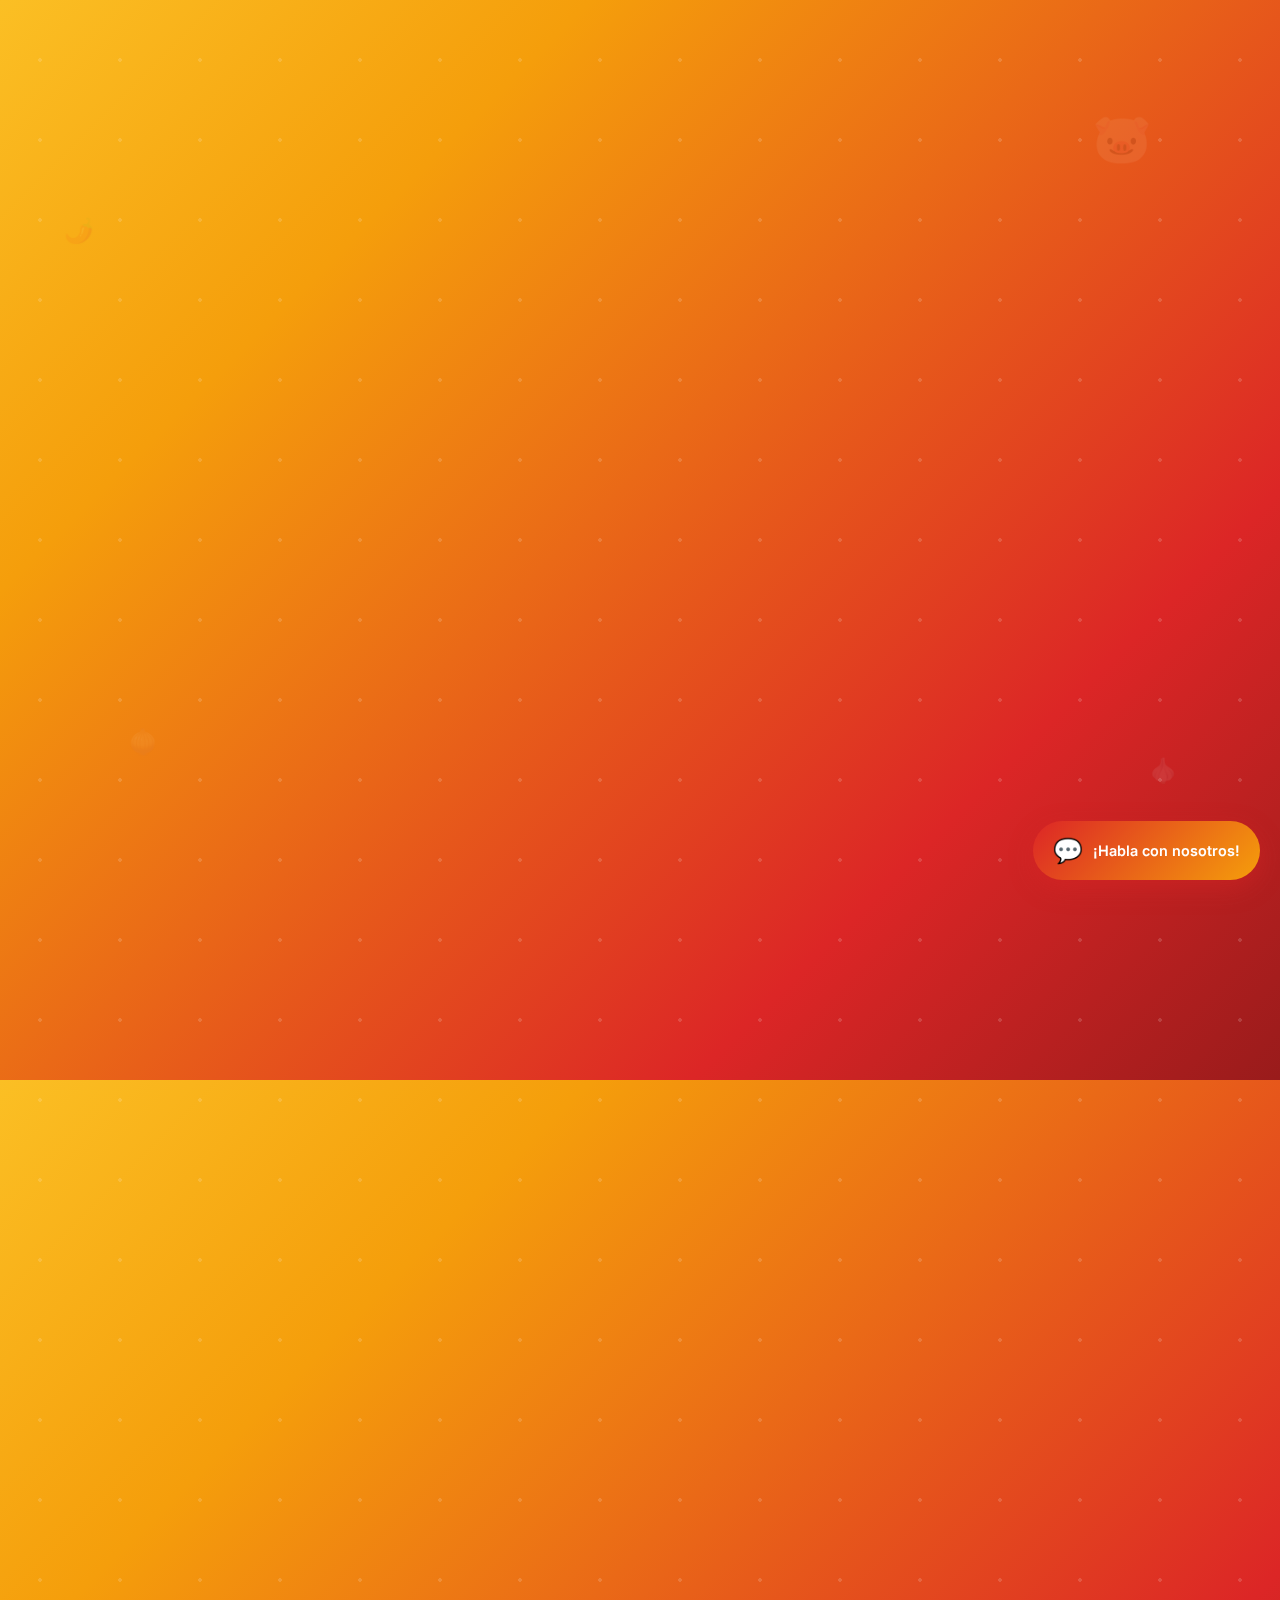
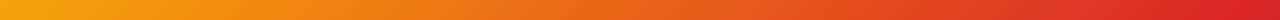
<file: html/indexprueba.html>
<!DOCTYPE html>
<html lang="es">
<head>
  <meta charset="UTF-8" />
  <meta name="viewport" content="width=device-width, initial-scale=1.0" />
  <title>Bienvenido | Lechonería de la Abuela</title>
  <meta name="description" content="Lechonería de la Abuela - Sabores auténticos y tradición familiar desde 1950">
  <link rel="preconnect" href="https://fonts.googleapis.com">
  <link rel="preconnect" href="https://fonts.gstatic.com" crossorigin>
  <link href="https://fonts.googleapis.com/css2?family=Inter:wght@300;400;500;600;700&display=swap" rel="stylesheet">
  <style>
    :root {
      --primary-color: #dc2626;
      --primary-hover: #b91c1c;
      --secondary-color: #f59e0b;
      --accent-color: #059669;
      --text-primary: #1f2937;
      --text-secondary: #6b7280;
      --bg-gradient: linear-gradient(135deg, #fbbf24 0%, #f59e0b 25%, #dc2626 75%, #991b1b 100%);
      --card-shadow: 0 25px 50px -12px rgba(220, 38, 38, 0.25);
      --border-radius: 16px;
      --transition: all 0.3s cubic-bezier(0.4, 0, 0.2, 1);
    }

    * {
      margin: 0;
      padding: 0;
      box-sizing: border-box;
    }

    body {
      font-family: 'Inter', -apple-system, BlinkMacSystemFont, 'Segoe UI', system-ui, sans-serif;
      background: var(--bg-gradient);
      min-height: 100vh;
      display: flex;
      align-items: center;
      justify-content: center;
      padding: 20px;
      position: relative;
      overflow-x: hidden;
    }

    /* Animated background elements */
    body::before {
      content: '';
      position: absolute;
      top: -50%;
      left: -50%;
      width: 200%;
      height: 200%;
      background: radial-gradient(circle, rgba(255,255,255,0.15) 2px, transparent 2px);
      background-size: 80px 80px;
      animation: float 25s ease-in-out infinite;
      z-index: 1;
    }

    body::after {
      content: '🐷';
      position: absolute;
      top: 10%;
      right: 10%;
      font-size: 3rem;
      opacity: 0.1;
      animation: bounce 3s ease-in-out infinite;
      z-index: 1;
    }

    @keyframes float {
      0%, 100% { transform: translateY(0px) rotate(0deg); }
      50% { transform: translateY(-30px) rotate(180deg); }
    }

    @keyframes bounce {
      0%, 100% { transform: translateY(0px) scale(1); }
      50% { transform: translateY(-10px) scale(1.1); }
    }

    .main-container {
      background: rgba(255, 255, 255, 0.98);
      backdrop-filter: blur(20px);
      border: 2px solid rgba(220, 38, 38, 0.1);
      padding: 3rem 2.5rem;
      border-radius: var(--border-radius);
      box-shadow: var(--card-shadow);
      text-align: center;
      width: 100%;
      max-width: 520px;
      position: relative;
      z-index: 2;
      transform: translateY(0);
      transition: var(--transition);
    }

    .main-container:hover {
      transform: translateY(-8px);
      box-shadow: 0 35px 60px -12px rgba(220, 38, 38, 0.4);
      border-color: rgba(220, 38, 38, 0.2);
    }

    .logo-container {
      margin-bottom: 2rem;
      position: relative;
    }

    .logo {
      width: 140px;
      height: 140px;
      background: linear-gradient(135deg, var(--primary-color), var(--secondary-color));
      border-radius: 50%;
      display: flex;
      align-items: center;
      justify-content: center;
      margin: 0 auto 1rem;
      box-shadow: 0 15px 35px rgba(220, 38, 38, 0.4);
      animation: pulse 2.5s ease-in-out infinite;
      position: relative;
      overflow: hidden;
    }

    .logo::before {
      content: '';
      position: absolute;
      top: -50%;
      left: -50%;
      width: 200%;
      height: 200%;
      background: linear-gradient(45deg, transparent 30%, rgba(255,255,255,0.2) 50%, transparent 70%);
      animation: shine 3s ease-in-out infinite;
    }

    @keyframes pulse {
      0%, 100% { transform: scale(1); }
      50% { transform: scale(1.08); }
    }

    @keyframes shine {
      0% { transform: rotate(0deg); }
      100% { transform: rotate(360deg); }
    }

    .logo-text {
      color: white;
      font-size: 2.5rem;
      font-weight: 700;
      letter-spacing: -0.025em;
      text-shadow: 2px 2px 4px rgba(0,0,0,0.3);
      z-index: 1;
    }

    .brand-subtitle {
      background: linear-gradient(135deg, var(--primary-color), var(--secondary-color));
      -webkit-background-clip: text;
      -webkit-text-fill-color: transparent;
      background-clip: text;
      font-size: 1rem;
      font-weight: 700;
      text-transform: uppercase;
      letter-spacing: 0.1em;
      margin-bottom: 0.5rem;
      text-shadow: none;
    }

    .established {
      color: var(--text-secondary);
      font-size: 0.75rem;
      font-style: italic;
      margin-top: 0.5rem;
    }

    h1 {
      color: var(--text-primary);
      margin-bottom: 1rem;
      font-size: clamp(2rem, 4vw, 2.8rem);
      font-weight: 800;
      line-height: 1.1;
      letter-spacing: -0.025em;
    }

    .subtitle {
      font-size: 1.2rem;
      margin-bottom: 2.5rem;
      color: var(--text-secondary);
      line-height: 1.6;
      font-weight: 500;
    }

    .button-group {
      display: flex;
      flex-direction: column;
      gap: 1rem;
      margin-bottom: 2rem;
    }

    .btn {
      display: inline-flex;
      align-items: center;
      justify-content: center;
      padding: 1.2rem 2.5rem;
      font-size: 1.1rem;
      font-weight: 700;
      text-decoration: none;
      border-radius: var(--border-radius);
      transition: var(--transition);
      position: relative;
      overflow: hidden;
      border: none;
      cursor: pointer;
      text-transform: uppercase;
      letter-spacing: 0.025em;
    }

    .btn::before {
      content: '';
      position: absolute;
      top: 0;
      left: -100%;
      width: 100%;
      height: 100%;
      background: linear-gradient(90deg, transparent, rgba(255,255,255,0.5), transparent);
      transition: left 0.6s;
    }

    .btn:hover::before {
      left: 100%;
    }

    .btn-primary {
      background: linear-gradient(135deg, var(--primary-color), var(--primary-hover));
      color: white;
      box-shadow: 0 8px 25px rgba(220, 38, 38, 0.4);
    }

    .btn-primary:hover {
      transform: translateY(-3px) scale(1.02);
      box-shadow: 0 15px 40px rgba(220, 38, 38, 0.6);
    }

    .btn-secondary {
      background: linear-gradient(135deg, var(--secondary-color), #f97316);
      color: white;
      box-shadow: 0 8px 25px rgba(245, 158, 11, 0.4);
    }

    .btn-secondary:hover {
      transform: translateY(-3px) scale(1.02);
      box-shadow: 0 15px 40px rgba(245, 158, 11, 0.6);
    }

    .btn-outline {
      background: transparent;
      color: var(--primary-color);
      border: 3px solid var(--primary-color);
      font-weight: 600;
    }

    .btn-outline:hover {
      background: var(--primary-color);
      color: white;
      transform: translateY(-3px) scale(1.02);
      box-shadow: 0 15px 30px rgba(220, 38, 38, 0.4);
    }

    .footer-info {
      margin-top: 2.5rem;
      padding-top: 2rem;
      border-top: 2px solid rgba(220, 38, 38, 0.1);
      color: var(--text-secondary);
      font-size: 0.9rem;
      font-weight: 500;
    }

    .features {
      display: flex;
      justify-content: space-around;
      margin: 2.5rem 0;
      gap: 1rem;
    }

    .feature {
      flex: 1;
      text-align: center;
      padding: 1rem;
      border-radius: 12px;
      transition: var(--transition);
    }

    .feature:hover {
      transform: translateY(-5px);
      background: rgba(220, 38, 38, 0.05);
    }

    .feature-icon {
      width: 60px;
      height: 60px;
      background: linear-gradient(135deg, var(--accent-color), var(--primary-color));
      border-radius: 50%;
      display: flex;
      align-items: center;
      justify-content: center;
      margin: 0 auto 1rem;
      color: white;
      font-size: 1.8rem;
      box-shadow: 0 8px 20px rgba(5, 150, 105, 0.3);
      animation: wiggle 4s ease-in-out infinite;
    }

    @keyframes wiggle {
      0%, 100% { transform: rotate(0deg); }
      25% { transform: rotate(-5deg); }
      75% { transform: rotate(5deg); }
    }

    .feature-text {
      font-size: 0.85rem;
      color: var(--text-primary);
      font-weight: 600;
      text-transform: uppercase;
      letter-spacing: 0.05em;
    }

    /* Responsive Design */
    @media (max-width: 640px) {
      .main-container {
        padding: 2.5rem 2rem;
        margin: 1rem;
      }
      
      .button-group {
        gap: 1rem;
      }
      
      .btn {
        padding: 1rem 2rem;
        font-size: 1rem;
      }
      
      .features {
        flex-direction: column;
        gap: 1.5rem;
      }

      .logo {
        width: 120px;
        height: 120px;
      }

      .logo-text {
        font-size: 2rem;
      }
    }

    @media (min-width: 641px) {
      .button-group {
        flex-direction: row;
        justify-content: center;
      }
      
      .btn {
        flex: 1;
        max-width: 220px;
      }
    }

    /* Loading animation */
    .loading {
      opacity: 0;
      transform: translateY(30px);
      animation: fadeInUp 1s ease-out forwards;
    }

    @keyframes fadeInUp {
      to {
        opacity: 1;
        transform: translateY(0);
      }
    }

    /* Special effects */
    .spice-icon {
      position: absolute;
      font-size: 1.5rem;
      opacity: 0.1;
      animation: float 15s ease-in-out infinite;
    }

    .spice-1 { top: 20%; left: 5%; animation-delay: 0s; }
    .spice-2 { top: 70%; right: 8%; animation-delay: 5s; }
    .spice-3 { bottom: 30%; left: 10%; animation-delay: 10s; }

    /* Chat Widget Styles */
    .chat-widget {
      position: fixed;
      bottom: 20px;
      right: 20px;
      z-index: 1000;
    }

    .chat-button {
      background: linear-gradient(135deg, var(--primary-color), var(--secondary-color));
      color: white;
      padding: 15px 20px;
      border-radius: 50px;
      cursor: pointer;
      display: flex;
      align-items: center;
      gap: 10px;
      box-shadow: 0 8px 25px rgba(220, 38, 38, 0.4);
      transition: var(--transition);
      font-weight: 600;
      animation: float 3s ease-in-out infinite;
    }

    .chat-button:hover {
      transform: translateY(-5px) scale(1.05);
      box-shadow: 0 15px 35px rgba(220, 38, 38, 0.6);
    }

    .chat-icon {
      font-size: 1.5rem;
      animation: bounce 2s ease-in-out infinite;
    }

    .chat-text {
      font-size: 0.9rem;
      white-space: nowrap;
    }

    .pulse-notification {
      animation: pulse-glow 1s ease-in-out 3;
    }

    @keyframes pulse-glow {
      0%, 100% { 
        transform: scale(1);
        box-shadow: 0 8px 25px rgba(220, 38, 38, 0.4);
      }
      50% { 
        transform: scale(1.1);
        box-shadow: 0 15px 40px rgba(220, 38, 38, 0.8);
      }
    }

    /* Chat Container */
    .chat-container {
      position: fixed;
      bottom: 100px;
      right: 20px;
      width: 350px;
      height: 500px;
      background: white;
      border-radius: 20px;
      box-shadow: 0 20px 60px rgba(0, 0, 0, 0.3);
      display: none;
      flex-direction: column;
      z-index: 1001;
      overflow: hidden;
      border: 2px solid rgba(220, 38, 38, 0.1);
    }

    @keyframes slideUp {
      from {
        transform: translateY(20px);
        opacity: 0;
      }
      to {
        transform: translateY(0);
        opacity: 1;
      }
    }

    /* Chat Header */
    .chat-header {
      background: linear-gradient(135deg, var(--primary-color), var(--secondary-color));
      padding: 15px 20px;
      display: flex;
      justify-content: space-between;
      align-items: center;
      color: white;
    }

    .chat-header-info {
      display: flex;
      align-items: center;
      gap: 12px;
    }

    .chat-avatar {
      font-size: 2rem;
      width: 45px;
      height: 45px;
      background: rgba(255, 255, 255, 0.2);
      border-radius: 50%;
      display: flex;
      align-items: center;
      justify-content: center;
    }

    .chat-title h4 {
      margin: 0;
      font-size: 1.1rem;
      font-weight: 700;
    }

    .chat-title span {
      font-size: 0.8rem;
      opacity: 0.9;
    }

    .chat-close {
      background: rgba(255, 255, 255, 0.2);
      border: none;
      color: white;
      width: 30px;
      height: 30px;
      border-radius: 50%;
      cursor: pointer;
      font-size: 1rem;
      display: flex;
      align-items: center;
      justify-content: center;
      transition: var(--transition);
    }

    .chat-close:hover {
      background: rgba(255, 255, 255, 0.3);
      transform: scale(1.1);
    }

    /* Chat Box */
    .chat-box {
      flex: 1;
      padding: 20px;
      overflow-y: auto;
      background: #f8fafc;
      display: flex;
      flex-direction: column;
      gap: 15px;
    }

    .chat-box::-webkit-scrollbar {
      width: 6px;
    }

    .chat-box::-webkit-scrollbar-track {
      background: #f1f1f1;
      border-radius: 10px;
    }

    .chat-box::-webkit-scrollbar-thumb {
      background: var(--primary-color);
      border-radius: 10px;
    }

    /* Chat Messages */
    .chat-message {
      display: flex;
      align-items: flex-start;
      gap: 10px;
      margin-bottom: 15px;
    }

    .bot-message {
      justify-content: flex-start;
    }

    .user-message {
      justify-content: flex-end;
      flex-direction: row-reverse;
    }

    .message-avatar {
      font-size: 1.5rem;
      width: 35px;
      height: 35px;
      border-radius: 50%;
      display: flex;
      align-items: center;
      justify-content: center;
      flex-shrink: 0;
    }

    .message-content {
      max-width: 70%;
      padding: 12px 16px;
      border-radius: 18px;
      font-size: 0.9rem;
      line-height: 1.4;
      word-wrap: break-word;
    }

    .bot-message .message-content {
      background: white;
      color: var(--text-primary);
      border: 1px solid #e5e7eb;
      border-top-left-radius: 6px;
    }

    .user-message .message-content {
      background: linear-gradient(135deg, var(--primary-color), var(--primary-hover));
      color: white;
      border-top-right-radius: 6px;
    }

    /* Chat Options */
    .chat-options {
      display: flex;
      flex-direction: column;
      gap: 8px;
      margin-top: 10px;
    }

    .chat-option-btn {
      background: linear-gradient(135deg, var(--accent-color), var(--primary-color));
      color: white;
      border: none;
      padding: 10px 15px;
      border-radius: 12px;
      cursor: pointer;
      font-size: 0.85rem;
      font-weight: 600;
      transition: var(--transition);
      text-align: left;
    }

    .chat-option-btn:hover {
      transform: translateX(5px);
      box-shadow: 0 5px 15px rgba(5, 150, 105, 0.4);
    }

    /* Typing Indicator */
    .typing-indicator .message-content {
      background: white;
      border: 1px solid #e5e7eb;
      padding: 15px;
    }

    .typing-dots {
      display: flex;
      gap: 4px;
      align-items: center;
    }

    .typing-dots span {
      width: 8px;
      height: 8px;
      background: var(--primary-color);
      border-radius: 50%;
      animation: typing 1.4s ease-in-out infinite both;
    }

    .typing-dots span:nth-child(1) { animation-delay: -0.32s; }
    .typing-dots span:nth-child(2) { animation-delay: -0.16s; }

    @keyframes typing {
      0%, 80%, 100% {
        transform: scale(0.8);
        opacity: 0.5;
      }
      40% {
        transform: scale(1);
        opacity: 1;
      }
    }

    /* Chat Input */
    .chat-input-container {
      padding: 15px 20px;
      background: white;
      border-top: 1px solid #e5e7eb;
      display: flex;
      gap: 10px;
      align-items: center;
    }

    #chatInput {
      flex: 1;
      padding: 12px 16px;
      border: 2px solid #e5e7eb;
      border-radius: 25px;
      font-size: 0.9rem;
      outline: none;
      transition: var(--transition);
    }

    #chatInput:focus {
      border-color: var(--primary-color);
      box-shadow: 0 0 0 3px rgba(220, 38, 38, 0.1);
    }

    .send-button {
      background: linear-gradient(135deg, var(--primary-color), var(--primary-hover));
      color: white;
      border: none;
      width: 45px;
      height: 45px;
      border-radius: 50%;
      cursor: pointer;
      display: flex;
      align-items: center;
      justify-content: center;
      font-size: 1.2rem;
      transition: var(--transition);
    }

    .send-button:hover {
      transform: scale(1.1);
      box-shadow: 0 5px 15px rgba(220, 38, 38, 0.4);
    }

    /* Responsive Chat */
    @media (max-width: 640px) {
      .chat-container {
        width: calc(100vw - 40px);
        height: 80vh;
        bottom: 90px;
        right: 20px;
        left: 20px;
      }

      .chat-button {
        padding: 12px 16px;
      }

      .chat-text {
        display: none;
      }
    }
  </style>
</head>
<body>
  <div class="spice-icon spice-1">🌶️</div>
  <div class="spice-icon spice-2">🧄</div>
  <div class="spice-icon spice-3">🧅</div>
  
  <div class="main-container loading">
    <div class="logo-container">
      <div class="logo">
        <span class="logo-text">🐷</span>
      </div>
      <div class="brand-subtitle">Lechonería de la Abuela</div>
      <div class="established">Desde 1950</div>
    </div>

    <h1>¡Bienvenidos a Casa!</h1>
    <p class="subtitle">Sabores auténticos y tradición familiar. El mejor lechón de la región, preparado con recetas ancestrales.</p>

    <div class="features">
      <div class="feature">
        <div class="feature-icon">🔥</div>
        <div class="feature-text">Receta Original</div>
      </div>
      <div class="feature">
        <div class="feature-icon">👵</div>
        <div class="feature-text">Tradición</div>
      </div>
      <div class="feature">
        <div class="feature-icon">⭐</div>
        <div class="feature-text">Calidad Premium</div>
      </div>
    </div>

    <div class="button-group">
      <a href="/public/html/login.html" class="btn btn-primary">Iniciar Sesión</a>
      <a href="#pedidos" class="btn btn-secondary">Hacer Pedido</a>
    </div>
    
    <a href="#historia" class="btn btn-outline" style="margin-top: 1.5rem;">Nuestra Historia</a>

    <div class="footer-info">
      <p>🏆 Más de 70 años deleitando paladares con auténtico sabor casero</p>
    </div>
  </div>

  <!-- Chat Widget -->
  <div class="chat-widget" id="chatWidget">
    <div class="chat-button" onclick="toggleChat()">
      <span class="chat-icon">💬</span>
      <span class="chat-text">¡Habla con nosotros!</span>
    </div>
  </div>

  <div class="chat-container" id="chatContainer">
    <div class="chat-header">
      <div class="chat-header-info">
        <div class="chat-avatar">👵</div>
        <div class="chat-title">
          <h4>Abuela Carmen</h4>
          <span>Siempre lista para atenderte</span>
        </div>
      </div>
      <button class="chat-close" onclick="toggleChat()">✕</button>
    </div>
    
    <div class="chat-box" id="chatBox">
      <div class="chat-message bot-message">
        <div class="message-avatar">👵</div>
        <div class="message-content">
          ¡Hola, querido! Bienvenido a la Lechonería de la Abuela. ¿En qué puedo ayudarte hoy?
        </div>
      </div>
    </div>
    
    <div class="chat-input-container">
      <input type="text" id="chatInput" placeholder="Escribe tu mensaje..." onkeypress="handleKeyPress(event)">
      <button onclick="sendMessage()" class="send-button">
        <span>➤</span>
      </button>
    </div>
  </div>

  <script>
    // Variables globales
    let chatOpen = false;
    const chatContainer = document.getElementById('chatContainer');
    const chatBox = document.getElementById('chatBox');
    const chatInput = document.getElementById('chatInput');
  
    // Animación de entrada
    window.addEventListener('load', () => {
      const container = document.querySelector('.main-container');
      container.classList.add('loading');
      setTimeout(() => {
        showChatNotification();
      }, 3000);
    });
  
    function showChatNotification() {
      const chatWidget = document.getElementById('chatWidget');
      chatWidget.classList.add('pulse-notification');
      setTimeout(() => {
        chatWidget.classList.remove('pulse-notification');
      }, 2000);
    }
  
    function toggleChat() {
      chatOpen = !chatOpen;
      chatContainer.style.display = chatOpen ? 'flex' : 'none';
      if (chatOpen) {
        chatContainer.style.animation = 'slideUp 0.3s ease-out';
        chatInput.focus();
      }
    }
  
    function handleKeyPress(event) {
      if (event.key === 'Enter') {
        sendMessage();
      }
    }
  
    function sendMessage() {
      const message = chatInput.value.trim();
      if (message === '') return;
      displayMessage(message, 'user');
      chatInput.value = '';
      setTimeout(() => {
        showTypingIndicator();
        setTimeout(() => {
          hideTypingIndicator();
          respondToMessage(message);
        }, 1500);
      }, 500);
    }
  
    function displayMessage(message, sender) {
      const messageDiv = document.createElement('div');
      messageDiv.className = `chat-message ${sender}-message`;
      messageDiv.innerHTML = sender === 'user'
        ? `<div class="message-content">${message}</div><div class="message-avatar">😊</div>`
        : `<div class="message-avatar">👵</div><div class="message-content">${message}</div>`;
      chatBox.appendChild(messageDiv);
      chatBox.scrollTop = chatBox.scrollHeight;
    }
  
    function showTypingIndicator() {
      const typingDiv = document.createElement('div');
      typingDiv.className = 'chat-message bot-message typing-indicator';
      typingDiv.id = 'typingIndicator';
      typingDiv.innerHTML = `<div class="message-avatar">👵</div><div class="message-content"><div class="typing-dots"><span></span><span></span><span></span></div></div>`;
      chatBox.appendChild(typingDiv);
      chatBox.scrollTop = chatBox.scrollHeight;
    }
  
    function hideTypingIndicator() {
      const typing = document.getElementById('typingIndicator');
      if (typing) typing.remove();
    }
  
    function respondToMessage(message) {
      let response;
      const lowerMessage = message.toLowerCase();
  
      if (lowerMessage.includes('hola') || lowerMessage.includes('buenos') || lowerMessage.includes('buenas')) {
        response = `¡Hola, querido! 🤗 Qué gusto verte por aquí. Te doy la bienvenida a nuestra lechonería familiar.`;
        displayMessage(response, 'bot');
        setTimeout(() => {
          const options = `¿Qué te gustaría hacer hoy?<br><br>
            <div class="chat-options">
              <button onclick="showMenu()" class="chat-option-btn">🍖 Ver Menú</button>
              <button onclick="showReservation()" class="chat-option-btn">📅 Hacer Reserva</button>
              <button onclick="showBeverage()" class="chat-option-btn">🍺 Ver Bebidas</button>
              <button onclick="showHistory()" class="chat-option-btn">📖 Nuestra Historia</button>
            </div>`;
          displayMessage(options, 'bot');
        }, 1000);
  
      } else if (lowerMessage.includes('menu') || lowerMessage.includes('comida') || lowerMessage.includes('platos')) {
        showMenu();
      } else if (lowerMessage.includes('reserva') || lowerMessage.includes('mesa')) {
        showReservation();
      } else if (lowerMessage.includes('bebida') || lowerMessage.includes('tomar')) {
        showBeverage();
      } else if (lowerMessage.includes('historia') || lowerMessage.includes('origen')) {
        showHistory();
      } else if (lowerMessage.includes('precio') || lowerMessage.includes('costo') || lowerMessage.includes('cuanto')) {
        response = `💰 Nuestros precios son muy accesibles, querido. El lechón completo está desde $25, porciones desde $8.`;
        displayMessage(response, 'bot');
      } else if (lowerMessage.includes('horario') || lowerMessage.includes('abierto') || lowerMessage.includes('hora')) {
        response = `🕐 Estamos abiertos todos los días:<br>Lunes a Viernes: 11:00 AM - 9:00 PM<br>Sábados y Domingos: 10:00 AM - 10:00 PM`;
        displayMessage(response, 'bot');
      } else if (lowerMessage.includes('opciones') || lowerMessage.includes('acceso') || lowerMessage.includes('entrar')) {
        const accessOptions = `👇 Aquí tienes algunas opciones rápidas:<br><br>
          <div class="chat-options">
            <button class="chat-option-btn" style="background-color: green;" onclick="redirectToPage('https://visitapp.herokuapp.com/')">📅 Reservas</button>
            <button class="chat-option-btn" style="background-color: green;" onclick="redirectToPage('/public/html/quintomenu.html')">🍖 Ver Menú</button>
            <button class="chat-option-btn" style="background-color: green;" onclick="redirectToPage('/public/html/bebidasdos.html')">🍹 Ver Bebidas</button>
          </div>`;
        displayMessage(accessOptions, 'bot');
      } else {
        response = `Disculpa, querido, no entendí bien tu pregunta. 😅`;
        displayMessage(response, 'bot');
      }
    }
  
    function showMenu() {
      const menuResponse = `🍖 <strong>NUESTRO MENÚ ESPECIAL</strong><br>• Lechón entero - $45<br>• Porción individual - $8<br>• Acompañamientos varios<br>• Postres caseros`;
      displayMessage(menuResponse, 'bot');
      
      setTimeout(() => {
        const menuOptions = `<br><br><button onclick='redirectToPage("quintomenu.html")' class='chat-option-btn' style='background-color: #059669; margin-top: 10px;'>📖 Ver Menú Completo</button>`;
        displayMessage(menuOptions, 'bot');
      }, 1000);
    }
  
    function showReservation() {
      const reservationResponse = `📅 <strong>HACER RESERVA</strong><br>¡Perfecto! Para hacer tu reserva puedes:<br>📞 Llamarnos: (555) 123-4567<br>📱 WhatsApp: (555) 987-6543<br><br>O dime cuántas personas son y para qué fecha, ¡y yo te ayudo a coordinar!`;
      displayMessage(reservationResponse, 'bot');
      
      setTimeout(() => {
        const reservationButton = `<br><br><button onclick='redirectToPage("http://localhost:3000/")' class='chat-option-btn' style='background-color: #059669; margin-top: 10px;'>📅 Hacer Reserva Directa</button>`;
        displayMessage(reservationButton, 'bot');
      }, 1000);
    }
  
    function showBeverage() {
      const beverageResponse = `🍺 <strong>NUESTRAS BEBIDAS</strong><br>• Cervezas artesanales y comerciales<br>• Refrescos naturales<br>• Jugos frescos<br>• Bebidas calientes`;
      displayMessage(beverageResponse, 'bot');
      
      setTimeout(() => {
        const beverageButton = `<br><br><button onclick='redirectToPage("bebidasdos.html")' class='chat-option-btn' style='background-color: #059669; margin-top: 10px;'>🍹 Ver Carta de Bebidas</button>`;
        displayMessage(beverageButton, 'bot');
      }, 1000);
    }
  
    
  
    function orderNow() {
      const orderResponse = `🛒 Para ordenar, contáctanos por WhatsApp o por llamada.`;
      displayMessage(orderResponse, 'bot');
    }
  
    // Redirigir a otra página
    function redirectToPage(url) {
      window.location.href = url;
    }
  
    document.querySelectorAll('.btn').forEach(btn => {
      btn.addEventListener('mouseenter', () => {
        btn.style.transform = 'translateY(-3px) scale(1.02)';
      });
      btn.addEventListener('mouseleave', () => {
        btn.style.transform = 'translateY(0) scale(1)';
      });
    });
  
    const features = document.querySelectorAll('.feature');
    features.forEach((feature, index) => {
      feature.style.animationDelay = `${index * 0.2}s`;
    });
  </script>
  
</body>
</html>
</file>
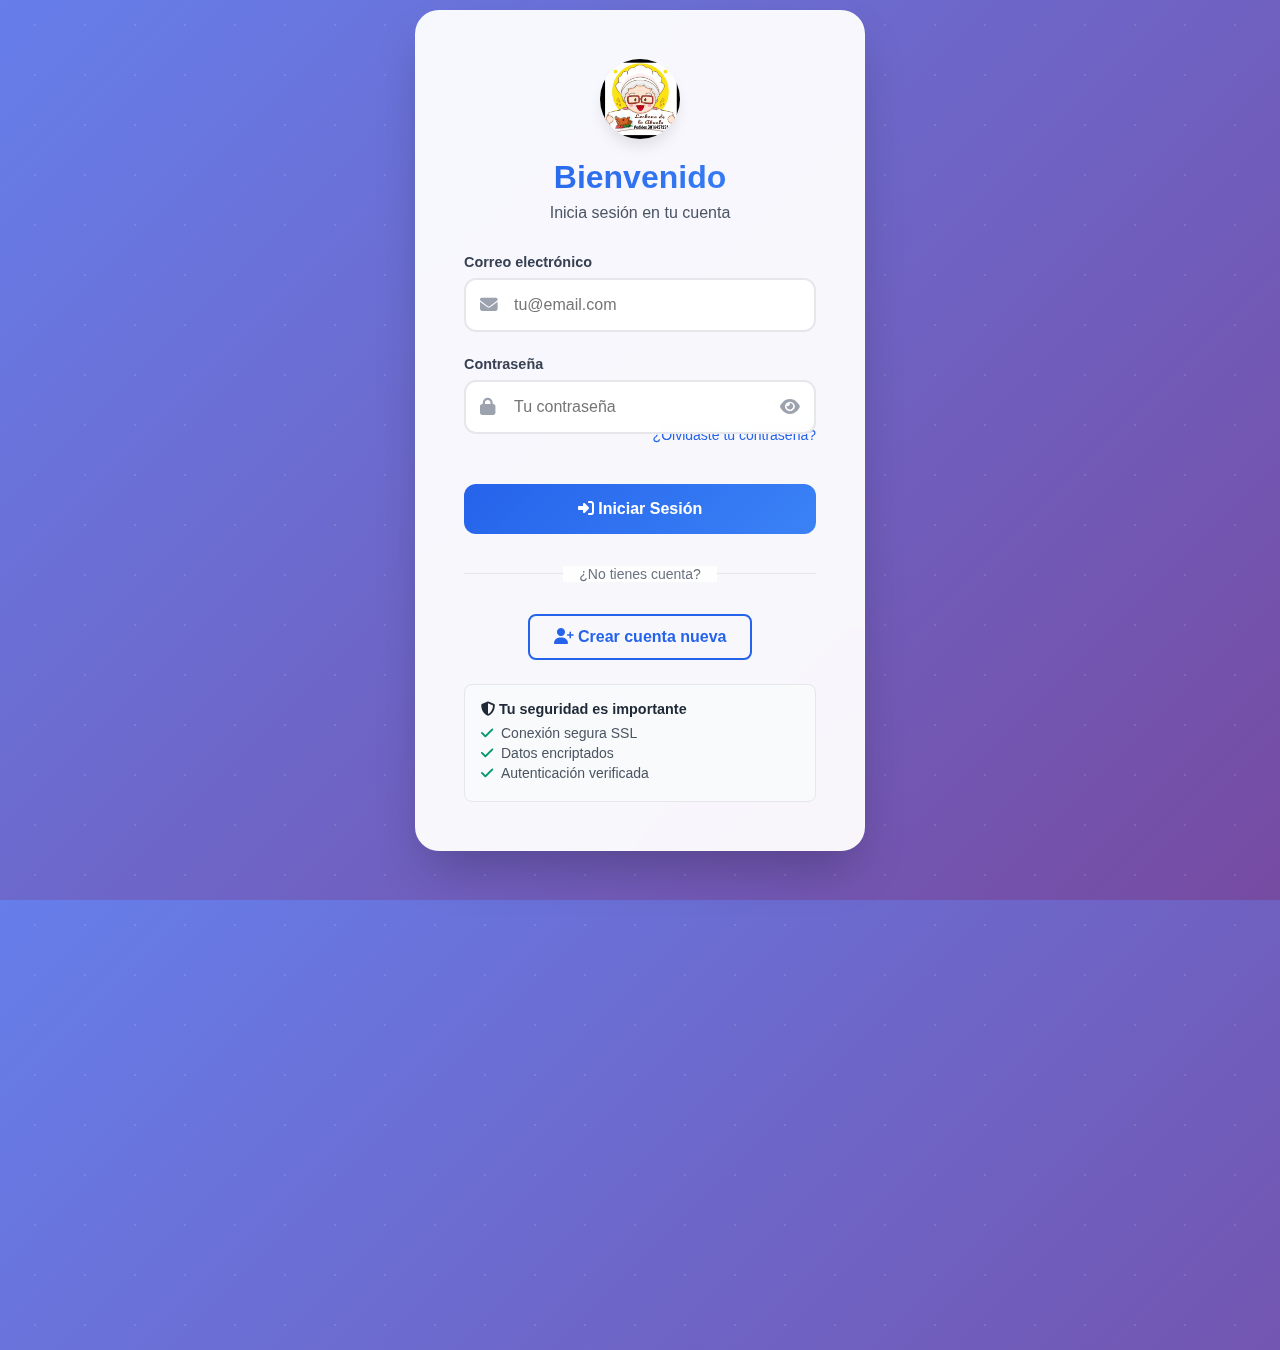
<file: html/login.html>
<!DOCTYPE html>
<html lang="es">
<head>
  <meta charset="UTF-8">
  <meta name="viewport" content="width=device-width, initial-scale=1.0">
  <title>Iniciar Sesión | LECHONA DE LA ABUELA</title>
  <link rel="stylesheet" href="../estilos/login.css" />
  <link href="https://cdnjs.cloudflare.com/ajax/libs/font-awesome/6.4.0/css/all.min.css" rel="stylesheet">
</head>
<body>
  <div class="login-container">
    <div class="logo-section">
      <img src="../assestment/logo.png" alt="Logo Maisdaju" class="logo">
      <h1 class="login-title">Bienvenido</h1>
      <p class="login-subtitle">Inicia sesión en tu cuenta</p>
    </div>

    <div id="alert-container" class="alert">
      <i class="fas fa-exclamation-circle"></i>
      <span id="alert-message"></span>
    </div>

    <form id="login-form" class="form-container">
      <div class="form-group">
        <label class="form-label" for="email">Correo electrónico</label>
        <div class="input-container">
          <input
            type="email"
            id="email"
            name="email"
            class="form-input"
            placeholder="tu@email.com"
            required
            autocomplete="email"
          >
          <i class="input-icon fas fa-envelope"></i>
          <div class="error-message" id="email-error">
            <i class="fas fa-exclamation-triangle"></i>
            <span></span>
          </div>
          <div class="success-message" id="email-success">
            <i class="fas fa-check-circle"></i>
            <span>Email válido</span>
          </div>
        </div>
      </div>

      <div class="form-group">
        <label class="form-label" for="password">Contraseña</label>
        <div class="input-container">
          <input
            type="password"
            id="password"
            name="password"
            class="form-input"
            placeholder="Tu contraseña"
            required
            autocomplete="current-password"
          >
          <i class="input-icon fas fa-lock"></i>
          <button type="button" class="password-toggle" id="password-toggle">
            <i class="fas fa-eye"></i>
          </button>
          <div class="error-message" id="password-error">
            <i class="fas fa-exclamation-triangle"></i>
            <span></span>
          </div>
        </div>
        <div class="forgot-password">
          <a href="#" onclick="mostrarRecuperarPassword()">¿Olvidaste tu contraseña?</a>
        </div>
      </div>

      <button type="submit" class="login-button" id="login-button">
        <span class="button-text">
          <i class="fas fa-sign-in-alt"></i>
          Iniciar Sesión
        </span>
      </button>
    </form>

    <div class="divider">
      <span>¿No tienes cuenta?</span>
    </div>

    <div class="register-link">
      <a href="../html/registro.html">
        <i class="fas fa-user-plus"></i>
        Crear cuenta nueva
      </a>
    </div>

    <div class="security-info">
      <h4><i class="fas fa-shield-alt"></i> Tu seguridad es importante</h4>
      <ul>
        <li><i class="fas fa-check"></i> Conexión segura SSL</li>
        <li><i class="fas fa-check"></i> Datos encriptados</li>
        <li><i class="fas fa-check"></i> Autenticación verificada</li>
      </ul>
    </div>
  </div>
  <script src="../lenguaje/login.js"></script>
</body>
</html>
</file>
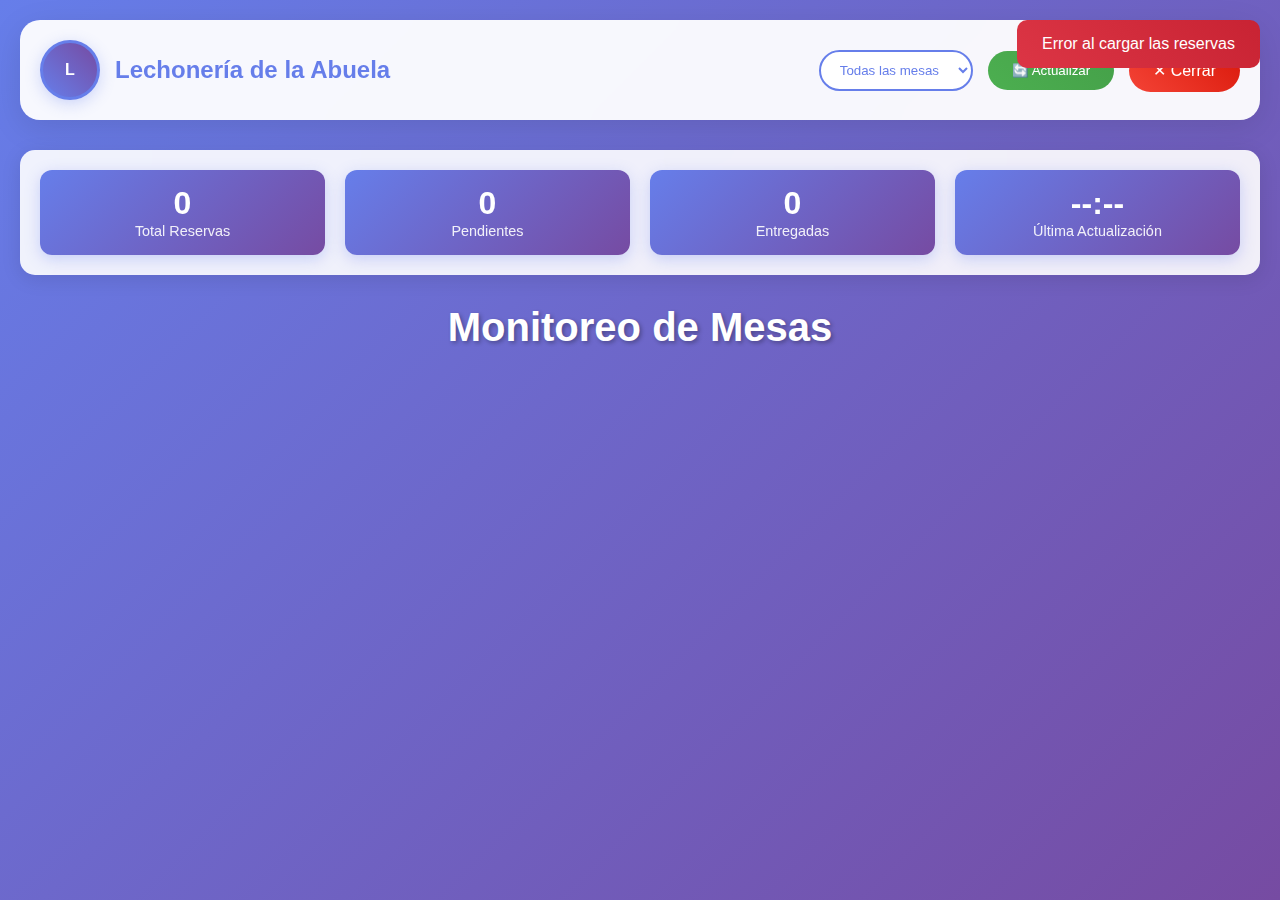
<file: html/monitoreo.html>
<!DOCTYPE html>
<html lang="es">
<head>
    <meta charset="UTF-8">
    <meta name="viewport" content="width=device-width, initial-scale=1.0">
    <title>Monitoreo de Mesas Reservadas</title>
    <link rel="stylesheet" href="../estilos/monitoreo.css">
</head>
<body>
    <div class="container">
        <div class="header">
            <div class="logo-container">
                <div class="logo-image" style="background: linear-gradient(45deg, #667eea, #764ba2); display: flex; align-items: center; justify-content: center; color: white; font-weight: bold;">L</div>
                <div class="logo-text">Lechonería de la Abuela</div>
            </div>
            <div class="header-controls">
                <select class="status-filter" id="filter-status">
                    <option value="all">Todas las mesas</option>
                    <option value="pendiente">Pendientes</option>
                    <option value="entregado">Entregadas</option>
                </select>
                <button class="refresh-btn" onclick="cargarMesas()">🔄 Actualizar</button>
                <a href="#" class="close-btn">✕ Cerrar</a>
            </div>
        </div>

        <div class="stats-bar">
            <div class="stat-item">
                <span class="stat-number" id="total-mesas">0</span>
                <span class="stat-label">Total Reservas</span>
            </div>
            <div class="stat-item">
                <span class="stat-number" id="mesas-pendientes">0</span>
                <span class="stat-label">Pendientes</span>
            </div>
            <div class="stat-item">
                <span class="stat-number" id="mesas-entregadas">0</span>
                <span class="stat-label">Entregadas</span>
            </div>
            <div class="stat-item">
                <span class="stat-number" id="ultimo-update">--:--</span>
                <span class="stat-label">Última Actualización</span>
            </div>
        </div>

        <h1>Monitoreo de Mesas</h1>

        <div id="loading" class="loading" style="display: none;">
            🔄 Cargando reservas...
        </div>

        <div id="mesas-container" class="mesas-grid">
            <!-- Las mesas se cargarán aquí dinámicamente -->
        </div>

        <div id="empty-state" class="empty-state" style="display: none;">
            <h3>📋 No hay reservas</h3>
            <p>No se encontraron mesas reservadas en este momento.</p>
        </div>
    </div>

    <script src="../lenguaje/monitoreo.js"></script>
</body>
</html>
</file>
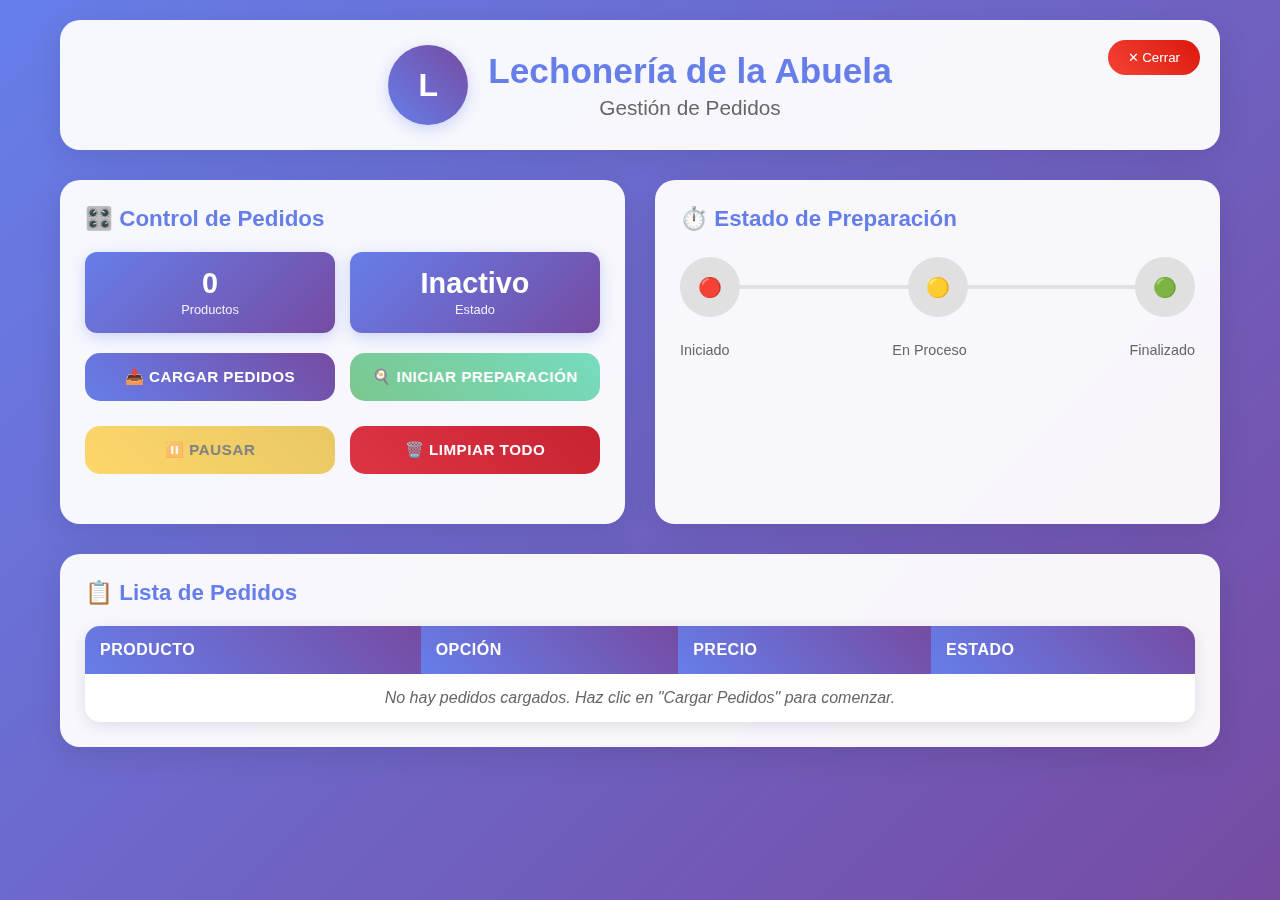
<file: html/pedidos.html>
<!DOCTYPE html>
<html lang="es">
<head>
  <meta charset="UTF-8">
  <meta name="viewport" content="width=device-width, initial-scale=1.0">
  <title>Pedidos</title>
  <link rel="stylesheet" href="../estilos/pedidos.css">
</head>
<body>
  <body>
    <div class="container">
        <header class="header">
            <div class="header-content">
                <div class="logo">L</div>
                <div class="header-text">
                    <h1>Lechonería de la Abuela</h1>
                    <h2>Gestión de Pedidos</h2>
                </div>
            </div>
            <button class="close-button" onclick="window.location.href='#'">✕ Cerrar</button>
        </header>


    <div class="dashboard">
      <!-- Panel de Control -->
      <div class="panel">
          <h3>🎛️ Control de Pedidos</h3>
          
          <div class="stats">
              <div class="stat-card">
                  <span class="stat-number" id="total-items">0</span>
                  <span class="stat-label">Productos</span>
              </div>
              <div class="stat-card">
                  <span class="stat-number" id="order-status">Inactivo</span>
                  <span class="stat-label">Estado</span>
              </div>
          </div>

          <div class="control-buttons">
              <button class="btn btn-primary" id="load-orders">
                  📥 Cargar Pedidos
              </button>
              <button class="btn btn-success" id="start-preparation" disabled>
                  🍳 Iniciar Preparación
              </button>
          </div>

          <div class="control-buttons">
              <button class="btn btn-warning" id="pause-preparation" disabled>
                  ⏸️ Pausar
              </button>
              <button class="btn btn-danger" id="clear-orders">
                  🗑️ Limpiar Todo
              </button>
          </div>
      </div>

      <!-- Panel de Estado -->
      <div class="panel">
          <h3>⏱️ Estado de Preparación</h3>
          
          <div class="status-tracker">
              <div class="status-steps">
                  <div class="status-progress" id="status-progress"></div>
                  <div class="status-step" id="step-iniciado">🔴</div>
                  <div class="status-step" id="step-proceso">🟡</div>
                  <div class="status-step" id="step-finalizado">🟢</div>
              </div>
              <div class="status-labels">
                  <div class="status-label">Iniciado</div>
                  <div class="status-label">En Proceso</div>
                  <div class="status-label">Finalizado</div>
              </div>
          </div>

          <div class="status-message" id="status-message">
              ¡Pedido completado! Listo para servir.
          </div>
      </div>
  </div>

  <!-- Tabla de Pedidos -->
  <div class="panel">
      <h3>📋 Lista de Pedidos</h3>
      
      <div id="loading" class="loading">
          🔄 Cargando pedidos...
      </div>

      <table class="orders-table" id="orders-table">
          <thead>
              <tr>
                  <th>Producto</th>
                  <th>Opción</th>
                  <th>Precio</th>
                  <th>Estado</th>
              </tr>
          </thead>
          <tbody>
              <tr class="empty-state">
                  <td colspan="4">No hay pedidos cargados. Haz clic en "Cargar Pedidos" para comenzar.</td>
              </tr>
          </tbody>
      </table>

      <div class="total-section" id="total-section" style="display: none;">
          <div class="total-label">Total del Pedido:</div>
          <div class="total-amount" id="total-amount">$0.00</div>
      </div>
  </div>
</div>
  
  <script src="../lenguaje/pedidos.js"></script>
</body>
</html>
</file>
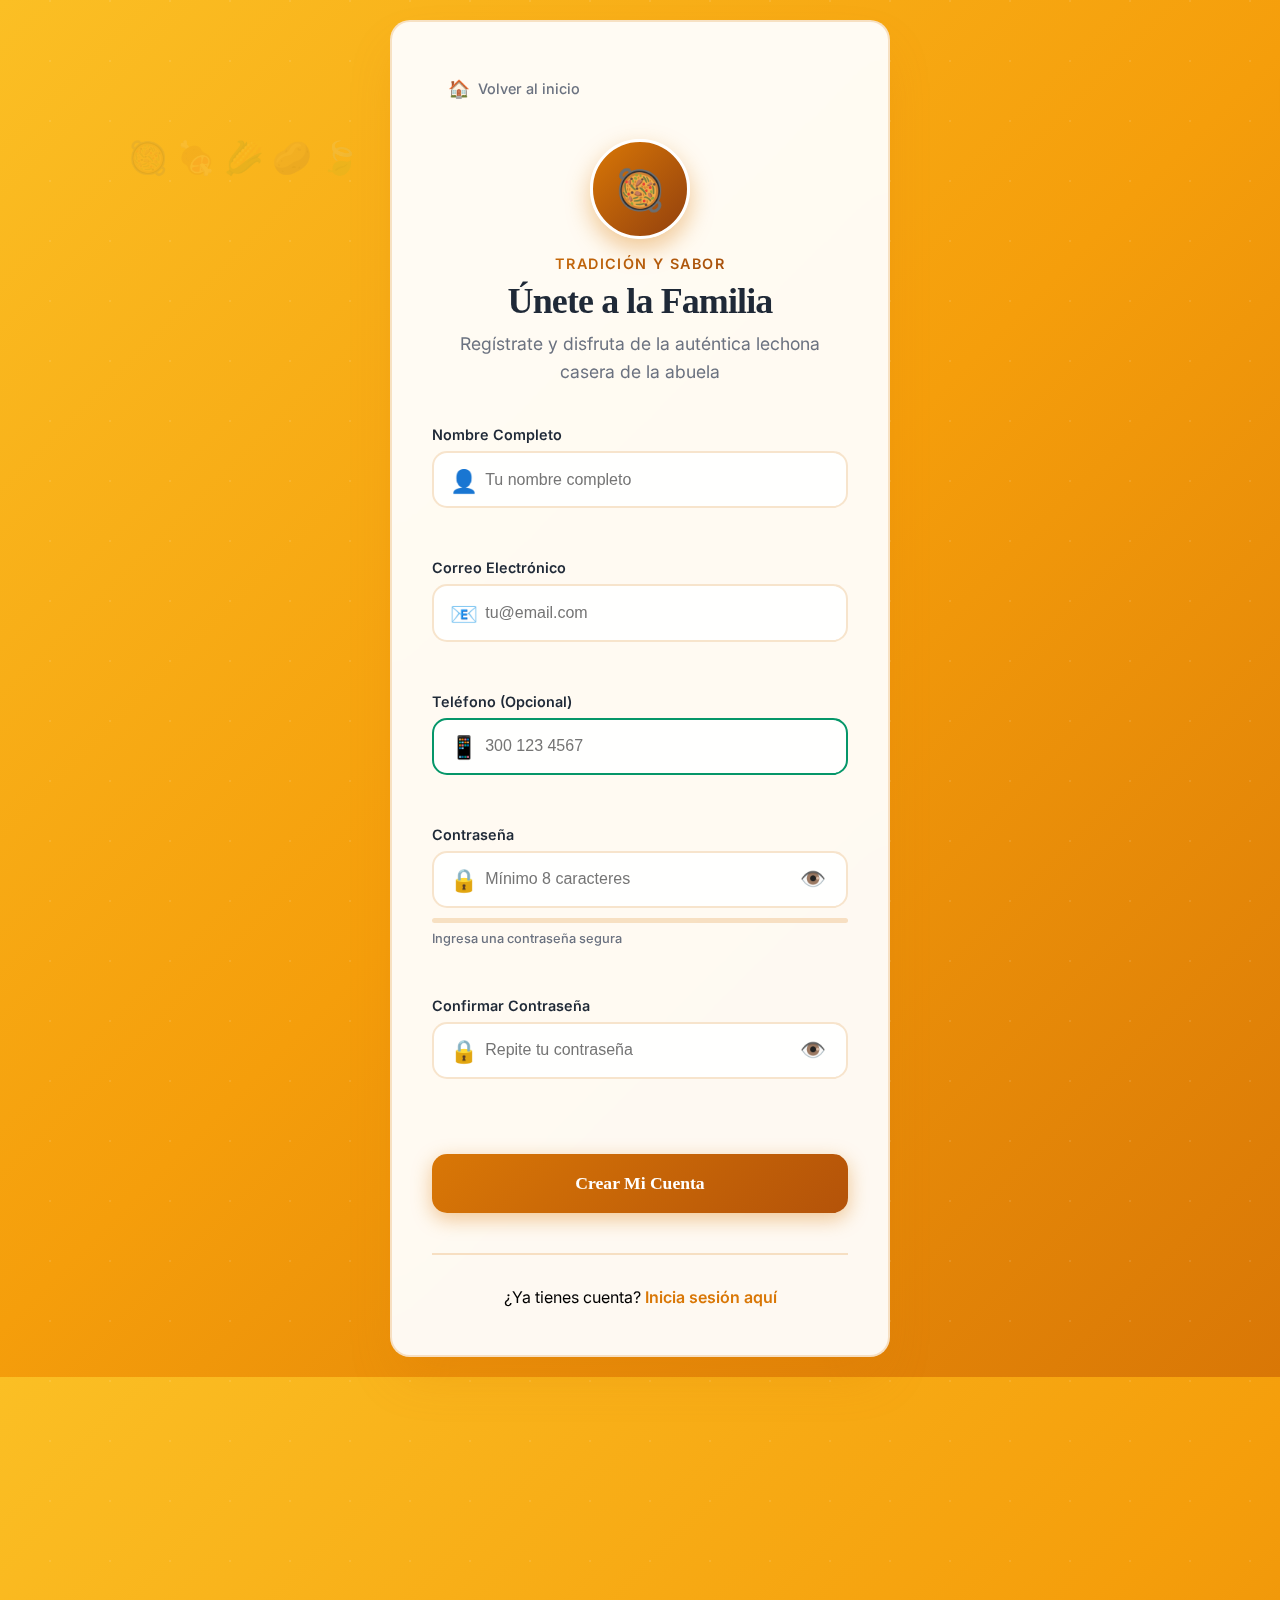
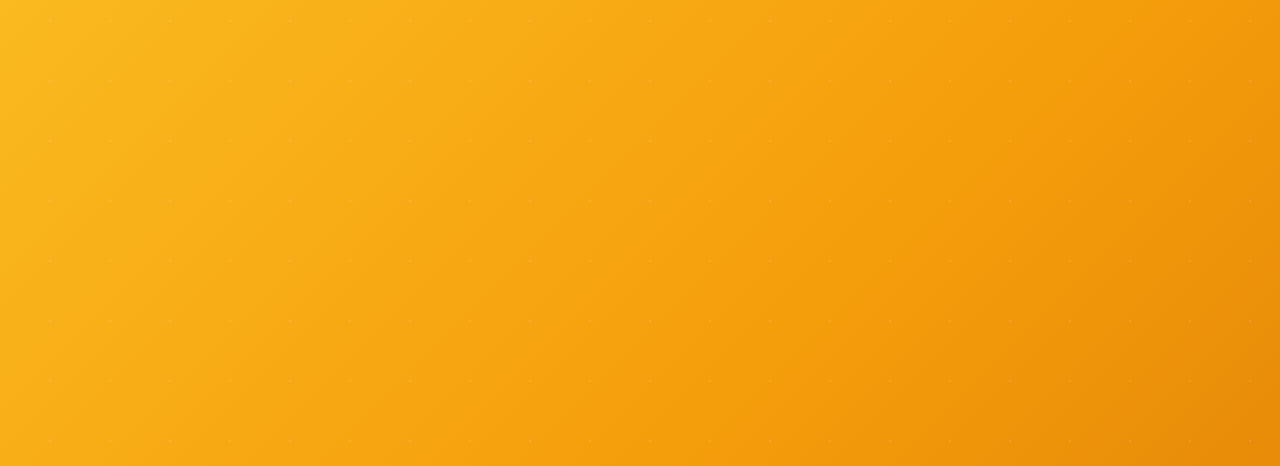
<file: html/registro.html>
<!DOCTYPE html>
<html lang="es">
<head>
  <meta charset="UTF-8" />
  <meta name="viewport" content="width=device-width, initial-scale=1.0" />
  <title>Crear Cuenta | VisitApp - Maisdaju</title>
  <link rel="stylesheet" href="../estilos/registro.css" />
  <meta name="description" content="Crea tu cuenta en VisitApp para comenzar a apoyar el desarrollo infantil">
  <link rel="preconnect" href="https://fonts.googleapis.com">
  <link rel="preconnect" href="https://fonts.gstatic.com" crossorigin>
  <link href="https://fonts.googleapis.com/css2?family=Inter:wght@300;400;500;600;700&display=swap" rel="stylesheet">
  <style>
    
  </style>
</head>
<body>
    <div class="register-container fade-in">
        <a href="../html/index.html" class="back-link">Volver al inicio</a>
        
        <div class="header">
          <div class="logo">
            <span class="logo-text">🥘</span>
          </div>
          <div class="brand-subtitle">Tradición y Sabor</div>
          <h2>Únete a la Familia</h2>
          <p class="subtitle">Regístrate y disfruta de la auténtica lechona casera de la abuela</p>
        </div>
    
        <form id="registerForm" novalidate>
          <div class="form-group">
            <label for="nombre">Nombre Completo</label>
            <div class="input-wrapper">
              <input type="text" id="nombre" name="nombre" required minlength="2" maxlength="50" placeholder="Tu nombre completo">
              <span class="input-icon">👤</span>
            </div>
            <div class="error-message" id="nombre-error">
              <span>⚠️</span>
              <span class="error-text"></span>
            </div>
          </div>
    
          <div class="form-group">
            <label for="email">Correo Electrónico</label>
            <div class="input-wrapper">
              <input type="email" id="email" name="email" required placeholder="tu@email.com">
              <span class="input-icon">📧</span>
            </div>
            <div class="error-message" id="email-error">
              <span>⚠️</span>
              <span class="error-text"></span>
            </div>
          </div>
    
          <div class="form-group">
            <label for="telefono">Teléfono (Opcional)</label>
            <div class="input-wrapper">
              <input type="tel" id="telefono" name="telefono" placeholder="300 123 4567">
              <span class="input-icon">📱</span>
            </div>
            <div class="error-message" id="telefono-error">
              <span>⚠️</span>
              <span class="error-text"></span>
            </div>
          </div>
    
          <div class="form-group">
            <label for="password">Contraseña</label>
            <div class="input-wrapper">
              <input type="password" id="password" name="password" required minlength="8" placeholder="Mínimo 8 caracteres">
              <span class="input-icon">🔒</span>
              <button type="button" class="password-toggle" data-target="password">👁️</button>
            </div>
            <div class="password-strength">
              <div class="strength-bar">
                <div class="strength-fill" id="strength-fill"></div>
              </div>
              <div class="strength-text" id="strength-text">Ingresa una contraseña segura</div>
            </div>
            <div class="error-message" id="password-error">
              <span>⚠️</span>
              <span class="error-text"></span>
            </div>
          </div>
    
          <div class="form-group">
            <label for="confirmar">Confirmar Contraseña</label>
            <div class="input-wrapper">
              <input type="password" id="confirmar" name="confirmar" required placeholder="Repite tu contraseña">
              <span class="input-icon">🔒</span>
              <button type="button" class="password-toggle" data-target="confirmar">👁️</button>
            </div>
            <div class="error-message" id="confirmar-error">
              <span>⚠️</span>
              <span class="error-text"></span>
            </div>
          </div>
    
          <button type="submit" class="submit-btn">
            <span class="loading-spinner"></span>
            <span class="btn-text">Crear Mi Cuenta</span>
          </button>
        </form>
    
        <div class="footer-links">
          <p>¿Ya tienes cuenta? <a href="../html/login.html">Inicia sesión aquí</a></p>
        </div>
      </div>
    
      <!-- Toast notification -->
      <div class="toast" id="toast">
        <span class="toast-icon">🎉</span>
        <div class="toast-content">
          <div class="toast-title">¡Bienvenido a la familia!</div>
          <div class="toast-message">Tu cuenta ha sido creada exitosamente</div>
        </div>
      </div>

  <script>
   
  </script>
  <script src="../lenguaje/registro.js"></script>

</body>
</html>
</file>
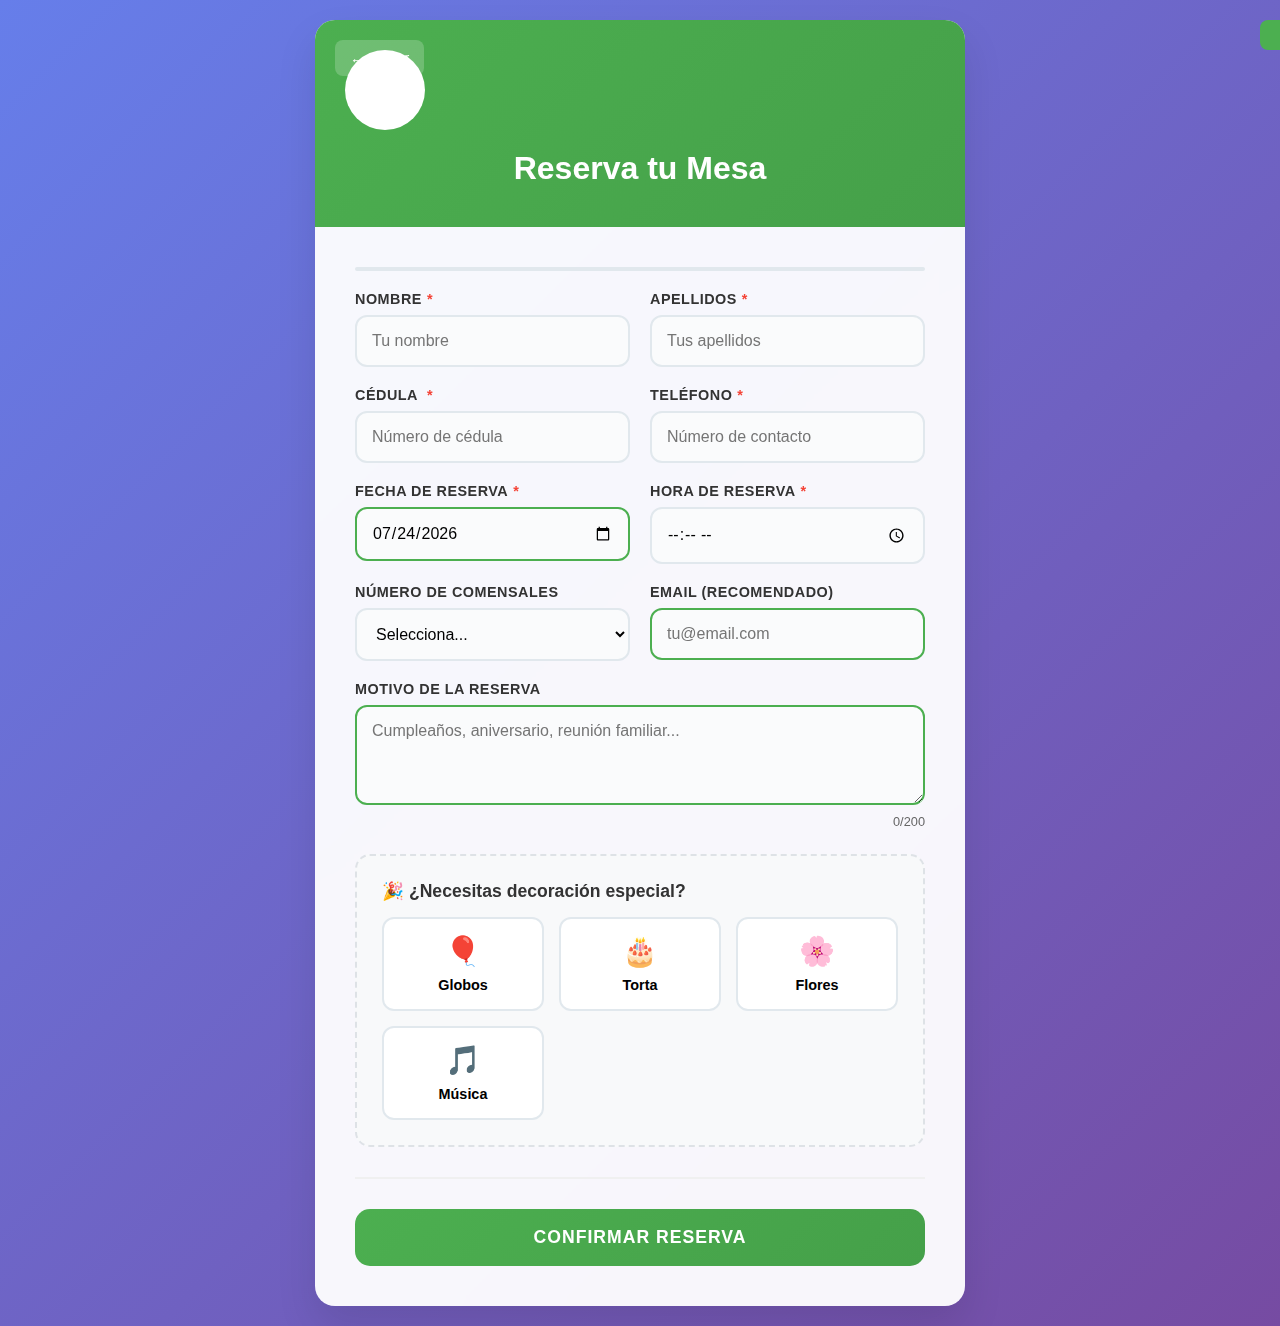
<file: html/reservados.html>
<!DOCTYPE html>
<html lang="es">
<head>
    <meta charset="UTF-8">
    <meta name="viewport" content="width=device-width, initial-scale=1.0">
    <title>Datos de Reserva</title>
    <link rel="stylesheet" href="../estilos/reservados.css">
</head>
<body>
    <div class="container">
        <div class="header">
            <button class="back-button" onclick="goBack()">
                <span>←</span> Volver
            </button>
            <div class="logo-container">
                <div class="logo-image" href:="../assestment/logo.jfif", style="display: flex; align-items: center; justify-content: center; font-size: 2rem;"></div>
            </div>
            <h1>Reserva tu Mesa</h1>
            <div id="selected-table-info" class="selected-table">
                <span id="table-name-display"></span>
            </div>
        </div>

        <div class="form-container">
            <div class="progress-bar">
                <div class="progress-fill" id="progress-fill"></div>
            </div>

            <form id="reservation-form">
                <div class="form-grid">
                    <div class="form-group">
                        <label for="name" class="required-field">Nombre</label>
                        <input type="text" id="name" name="name" required placeholder="Tu nombre" maxlength="50">
                        <div class="error-message-field" id="name-error"></div>
                    </div>

                    <div class="form-group">
                        <label for="lastname" class="required-field">Apellidos</label>
                        <input type="text" id="lastname" name="lastname" required placeholder="Tus apellidos" maxlength="50">
                        <div class="error-message-field" id="lastname-error"></div>
                    </div>

                    <div class="form-group">
                        <label for="cedula" class="required-field tooltip">
                            Cédula
                            <span class="tooltiptext">Ingresa tu número de cédula (6-12 dígitos)</span>
                        </label>
                        <input type="text" id="cedula" name="cedula" required placeholder="Número de cédula" pattern="[0-9]{6,12}">
                        <div class="error-message-field" id="cedula-error"></div>
                    </div>

                    <div class="form-group">
                        <label for="phone" class="required-field">Teléfono</label>
                        <input type="tel" id="phone" name="phone" required placeholder="Número de contacto" pattern="[0-9]{7,15}">
                        <div class="error-message-field" id="phone-error"></div>
                    </div>

                    <div class="form-group">
                        <label for="reservation-date" class="required-field">Fecha de Reserva</label>
                        <input type="date" id="reservation-date" name="reservation-date" required>
                        <div class="error-message-field" id="date-error"></div>
                    </div>

                    <div class="form-group">
                        <label for="reservation-time" class="required-field">Hora de Reserva</label>
                        <input type="time" id="reservation-time" name="reservation-time" required>
                        <div class="error-message-field" id="time-error"></div>
                    </div>

                    <div class="form-group">
                        <label for="guests">Número de Comensales</label>
                        <select id="guests" name="guests" required>
                            <option value="">Selecciona...</option>
                            <option value="1">1 persona</option>
                            <option value="2">2 personas</option>
                            <option value="3">3 personas</option>
                            <option value="4">4 personas</option>
                            <option value="5">5 personas</option>
                            <option value="6">6 personas</option>
                            <option value="7">7 personas</option>
                            <option value="8">8 personas</option>
                            <option value="9">9 personas</option>
                            <option value="10">10+ personas</option>
                        </select>
                        <div class="error-message-field" id="guests-error"></div>
                    </div>

                    <div class="form-group">
                        <label for="email">Email (Recomendado)</label>
                        <input type="email" id="email" name="email" placeholder="tu@email.com">
                        <div class="error-message-field" id="email-error"></div>
                    </div>

                    <div class="form-group full-width">
                        <label for="reason">Motivo de la Reserva</label>
                        <textarea id="reason" name="reason" placeholder="Cumpleaños, aniversario, reunión familiar..." maxlength="200"></textarea>
                        <div class="field-counter" id="reason-counter">0/200</div>
                    </div>
                </div>

                <div class="decorations-section">
                    <div class="decorations-title">
                        🎉 ¿Necesitas decoración especial?
                    </div>
                    <div class="decorations-grid">
                        <label class="checkbox-card" for="decorations-balloons">
                            <input type="checkbox" id="decorations-balloons" name="decorations" value="Globos">
                            <span class="checkbox-icon">🎈</span>
                            <span class="checkbox-label">Globos</span>
                        </label>
                        <label class="checkbox-card" for="decorations-cake">
                            <input type="checkbox" id="decorations-cake" name="decorations" value="Torta">
                            <span class="checkbox-icon">🎂</span>
                            <span class="checkbox-label">Torta</span>
                        </label>
                        <label class="checkbox-card" for="decorations-flowers">
                            <input type="checkbox" id="decorations-flowers" name="decorations" value="Flores">
                            <span class="checkbox-icon">🌸</span>
                            <span class="checkbox-label">Flores</span>
                        </label>
                        <label class="checkbox-card" for="decorations-music">
                            <input type="checkbox" id="decorations-music" name="decorations" value="Música">
                            <span class="checkbox-icon">🎵</span>
                            <span class="checkbox-label">Música</span>
                        </label>
                    </div>
                </div>

                <div class="submit-section">
                    <button type="submit" class="submit-btn" id="submit-btn">
                        <span class="btn-text">Confirmar Reserva</span>
                        <div class="loading">
                            <div class="spinner"></div>
                        </div>
                    </button>
                </div>

                <input type="hidden" id="table-name" name="table-name" value="">
            </form>

            <div id="success-message" class="success-message">
                <h3>¡Reserva Exitosa! 🎉</h3>
                <p>Tu mesa ha sido reservada correctamente. Te esperamos pronto.</p>
                <p><strong>Detalles de tu reserva:</strong></p>
                <div id="reservation-details"></div>
            </div>

            <div id="error-message" class="error-message">
                <p>Hubo un error al procesar tu reserva. Por favor, inténtalo nuevamente.</p>
            </div>
        </div>
    </div>

    <div id="notification" class="notification"></div>

    <script src="../lenguaje/reservados.js"></script>
</body>
</html>
</file>
<file: estilos/login.css>
:root {
    --primary-color: #2563eb;
    --primary-dark: #1d4ed8;
    --primary-light: #3b82f6;
    --success-color: #059669;
    --danger-color: #dc2626;
    --warning-color: #d97706;
    --gray-50: #f9fafb;
    --gray-100: #f3f4f6;
    --gray-200: #e5e7eb;
    --gray-300: #d1d5db;
    --gray-400: #9ca3af;
    --gray-500: #6b7280;
    --gray-600: #4b5563;
    --gray-700: #374151;
    --gray-800: #1f2937;
    --gray-900: #111827;
    --shadow-sm: 0 1px 2px 0 rgb(0 0 0 / 0.05);
    --shadow-md: 0 4px 6px -1px rgb(0 0 0 / 0.1);
    --shadow-lg: 0 10px 15px -3px rgb(0 0 0 / 0.1);
    --shadow-xl: 0 20px 25px -5px rgb(0 0 0 / 0.1);
    --shadow-2xl: 0 25px 50px -12px rgb(0 0 0 / 0.25);
  }

  * {
    margin: 0;
    padding: 0;
    box-sizing: border-box;
  }

  body {
    font-family: 'Inter', -apple-system, BlinkMacSystemFont, 'Segoe UI', sans-serif;
    background: linear-gradient(135deg, #667eea 0%, #764ba2 100%);
    min-height: 100vh;
    display: flex;
    align-items: center;
    justify-content: center;
    padding: 1rem;
    position: relative;
    overflow: hidden;
    color: var(--gray-800);
  }

  /* Animated background elements */
  body::before {
    content: '';
    position: absolute;
    top: -50%;
    left: -50%;
    width: 200%;
    height: 200%;
    background: radial-gradient(circle, rgba(255,255,255,0.1) 1px, transparent 1px);
    background-size: 50px 50px;
    animation: float 20s ease-in-out infinite;
    z-index: 0;
  }

  @keyframes float {
    0%, 100% { transform: translate(0, 0) rotate(0deg); }
    33% { transform: translate(30px, -30px) rotate(120deg); }
    66% { transform: translate(-20px, 20px) rotate(240deg); }
  }

  .login-container {
    background: rgba(255, 255, 255, 0.95);
    backdrop-filter: blur(20px);
    border: 1px solid rgba(255, 255, 255, 0.2);
    padding: 3rem;
    border-radius: 24px;
    box-shadow: var(--shadow-2xl);
    width: 100%;
    max-width: 450px;
    position: relative;
    z-index: 1;
    transform: translateY(-20px);
    animation: slideUp 0.8s ease-out;
  }

  @keyframes slideUp {
    from {
      opacity: 0;
      transform: translateY(30px);
    }
    to {
      opacity: 1;
      transform: translateY(-20px);
    }
  }

  .logo-section {
    text-align: center;
    margin-bottom: 2rem;
  }

  .logo {
    width: 80px;
    height: 80px;
    border-radius: 50%;
    margin-bottom: 1rem;
    box-shadow: var(--shadow-lg);
    transition: transform 0.3s ease;
  }

  .logo:hover {
    transform: scale(1.05);
  }

  .login-title {
    font-size: 2rem;
    font-weight: 800;
    background: linear-gradient(135deg, var(--primary-color), var(--primary-light));
    -webkit-background-clip: text;
    -webkit-text-fill-color: transparent;
    background-clip: text;
    margin-bottom: 0.5rem;
  }

  .login-subtitle {
    color: var(--gray-600);
    font-size: 1rem;
    margin-bottom: 2rem;
  }

  .form-container {
    display: flex;
    flex-direction: column;
    gap: 1.5rem;
  }

  .form-group {
    position: relative;
  }

  .form-label {
    display: block;
    font-weight: 600;
    color: var(--gray-700);
    margin-bottom: 0.5rem;
    font-size: 0.9rem;
  }

  .input-container {
    position: relative;
  }

  .form-input {
    width: 100%;
    padding: 1rem 1rem 1rem 3rem;
    border: 2px solid var(--gray-200);
    border-radius: 12px;
    font-size: 1rem;
    transition: all 0.3s cubic-bezier(0.4, 0, 0.2, 1);
    background: rgba(255, 255, 255, 0.9);
    backdrop-filter: blur(10px);
  }

  .form-input:focus {
    outline: none;
    border-color: var(--primary-color);
    background: white;
    box-shadow: 0 0 0 3px rgba(37, 99, 235, 0.1);
    transform: translateY(-2px);
  }

  .form-input.error {
    border-color: var(--danger-color);
    background: rgba(220, 38, 38, 0.05);
  }

  .form-input.success {
    border-color: var(--success-color);
    background: rgba(5, 150, 105, 0.05);
  }

  .input-icon {
    position: absolute;
    left: 1rem;
    top: 50%;
    transform: translateY(-50%);
    color: var(--gray-400);
    font-size: 1.1rem;
    transition: color 0.3s ease;
  }

  .form-input:focus + .input-icon {
    color: var(--primary-color);
  }

  .password-toggle {
    position: absolute;
    right: 1rem;
    top: 50%;
    transform: translateY(-50%);
    background: none;
    border: none;
    color: var(--gray-400);
    cursor: pointer;
    font-size: 1.1rem;
    transition: color 0.3s ease;
  }

  .password-toggle:hover {
    color: var(--gray-600);
  }

  .error-message {
    color: var(--danger-color);
    font-size: 0.875rem;
    margin-top: 0.5rem;
    display: none;
    align-items: center;
    gap: 0.25rem;
  }

  .error-message.show {
    display: flex;
  }

  .success-message {
    color: var(--success-color);
    font-size: 0.875rem;
    margin-top: 0.5rem;
    display: none;
    align-items: center;
    gap: 0.25rem;
  }

  .success-message.show {
    display: flex;
  }

  .forgot-password {
    text-align: right;
    margin-top: -0.5rem;
  }

  .forgot-password a {
    color: var(--primary-color);
    text-decoration: none;
    font-size: 0.875rem;
    font-weight: 500;
    transition: color 0.3s ease;
  }

  .forgot-password a:hover {
    color: var(--primary-dark);
    text-decoration: underline;
  }

  .login-button {
    width: 100%;
    padding: 1rem;
    background: linear-gradient(135deg, var(--primary-color), var(--primary-light));
    color: white;
    border: none;
    border-radius: 12px;
    font-size: 1rem;
    font-weight: 600;
    cursor: pointer;
    transition: all 0.3s cubic-bezier(0.4, 0, 0.2, 1);
    position: relative;
    overflow: hidden;
    display: flex;
    align-items: center;
    justify-content: center;
    gap: 0.5rem;
    margin-top: 1rem;
  }

  .login-button:hover {
    background: linear-gradient(135deg, var(--primary-dark), var(--primary-color));
    transform: translateY(-2px);
    box-shadow: var(--shadow-lg);
  }

  .login-button:active {
    transform: translateY(0);
  }

  .login-button:disabled {
    opacity: 0.6;
    cursor: not-allowed;
    transform: none;
  }

  .loading {
    position: relative;
    pointer-events: none;
  }

  .loading .button-text {
    opacity: 0;
  }

  .loading::after {
    content: '';
    position: absolute;
    top: 50%;
    left: 50%;
    width: 20px;
    height: 20px;
    margin: -10px 0 0 -10px;
    border: 2px solid rgba(255, 255, 255, 0.3);
    border-top: 2px solid white;
    border-radius: 50%;
    animation: spin 1s linear infinite;
  }

  @keyframes spin {
    0% { transform: rotate(0deg); }
    100% { transform: rotate(360deg); }
  }

  .divider {
    display: flex;
    align-items: center;
    margin: 2rem 0;
    color: var(--gray-500);
    font-size: 0.875rem;
  }

  .divider::before,
  .divider::after {
    content: '';
    flex: 1;
    height: 1px;
    background: var(--gray-200);
  }

  .divider span {
    padding: 0 1rem;
    background: rgba(255, 255, 255, 0.9);
  }

  .register-link {
    text-align: center;
    margin-top: 1.5rem;
  }

  .register-link p {
    color: var(--gray-600);
    margin-bottom: 0.5rem;
  }

  .register-link a {
    color: var(--primary-color);
    text-decoration: none;
    font-weight: 600;
    padding: 0.75rem 1.5rem;
    border: 2px solid var(--primary-color);
    border-radius: 8px;
    transition: all 0.3s ease;
    display: inline-block;
  }

  .register-link a:hover {
    background: var(--primary-color);
    color: white;
    transform: translateY(-2px);
    box-shadow: var(--shadow-md);
  }

  .alert {
    padding: 1rem;
    border-radius: 12px;
    margin-bottom: 1.5rem;
    display: none;
    align-items: center;
    gap: 0.5rem;
    font-weight: 500;
  }

  .alert.show {
    display: flex;
  }

  .alert.success {
    background: rgba(5, 150, 105, 0.1);
    color: var(--success-color);
    border: 1px solid rgba(5, 150, 105, 0.2);
  }

  .alert.error {
    background: rgba(220, 38, 38, 0.1);
    color: var(--danger-color);
    border: 1px solid rgba(220, 38, 38, 0.2);
  }

  .alert.warning {
    background: rgba(217, 119, 6, 0.1);
    color: var(--warning-color);
    border: 1px solid rgba(217, 119, 6, 0.2);
  }

  .security-info {
    background: var(--gray-50);
    border: 1px solid var(--gray-200);
    border-radius: 8px;
    padding: 1rem;
    margin-top: 1.5rem;
    font-size: 0.875rem;
    color: var(--gray-600);
  }

  .security-info h4 {
    color: var(--gray-800);
    margin-bottom: 0.5rem;
    font-size: 0.9rem;
  }

  .security-info ul {
    list-style: none;
    padding-left: 0;
  }

  .security-info li {
    display: flex;
    align-items: center;
    gap: 0.5rem;
    margin-bottom: 0.25rem;
  }

  .security-info li i {
    color: var(--success-color);
  }

  @media (max-width: 480px) {
    .login-container {
      padding: 2rem 1.5rem;
      margin: 1rem;
    }

    .login-title {
      font-size: 1.75rem;
    }

    .form-input {
      padding: 0.875rem 0.875rem 0.875rem 2.75rem;
    }
  }

  /* Animaciones adicionales */
  .form-group {
    animation: fadeInUp 0.6s ease-out;
    animation-fill-mode: both;
  }

  .form-group:nth-child(1) { animation-delay: 0.1s; }
  .form-group:nth-child(2) { animation-delay: 0.2s; }
  .form-group:nth-child(3) { animation-delay: 0.3s; }

  @keyframes fadeInUp {
    from {
      opacity: 0;
      transform: translateY(20px);
    }
    to {
      opacity: 1;
      transform: translateY(0);
    }
  }
</file>
<file: estilos/monitoreo.css>
* {
    margin: 0;
    padding: 0;
    box-sizing: border-box;
}

body {
    font-family: 'Segoe UI', Tahoma, Geneva, Verdana, sans-serif;
    background: linear-gradient(135deg, #667eea 0%, #764ba2 100%);
    min-height: 100vh;
    color: #333;
}

.container {
    max-width: 1400px;
    margin: 0 auto;
    padding: 20px;
}

.header {
    background: rgba(255, 255, 255, 0.95);
    backdrop-filter: blur(10px);
    border-radius: 20px;
    padding: 20px;
    margin-bottom: 30px;
    box-shadow: 0 8px 32px rgba(0, 0, 0, 0.1);
    display: flex;
    justify-content: space-between;
    align-items: center;
}

.logo-container {
    display: flex;
    align-items: center;
    gap: 15px;
}

.logo-image {
    width: 60px;
    height: 60px;
    border-radius: 50%;
    object-fit: cover;
    border: 3px solid #667eea;
    box-shadow: 0 4px 15px rgba(102, 126, 234, 0.3);
}

.logo-text {
    font-size: 1.5rem;
    font-weight: bold;
    color: #667eea;
}

.header-controls {
    display: flex;
    gap: 15px;
    align-items: center;
}

.status-filter {
    padding: 10px 15px;
    border: 2px solid #667eea;
    border-radius: 25px;
    background: white;
    color: #667eea;
    cursor: pointer;
    transition: all 0.3s ease;
    font-weight: 500;
}

.status-filter:hover, .status-filter.active {
    background: #667eea;
    color: white;
    transform: translateY(-2px);
}

.refresh-btn, .close-btn {
    padding: 12px 24px;
    border: none;
    border-radius: 25px;
    cursor: pointer;
    font-weight: 500;
    transition: all 0.3s ease;
    text-decoration: none;
    display: inline-block;
}

.refresh-btn {
    background: linear-gradient(45deg, #4CAF50, #45a049);
    color: white;
}

.close-btn {
    background: linear-gradient(45deg, #f44336, #da190b);
    color: white;
}

.refresh-btn:hover, .close-btn:hover {
    transform: translateY(-3px);
    box-shadow: 0 6px 20px rgba(0, 0, 0, 0.2);
}

.stats-bar {
    background: rgba(255, 255, 255, 0.9);
    backdrop-filter: blur(10px);
    border-radius: 15px;
    padding: 20px;
    margin-bottom: 30px;
    display: grid;
    grid-template-columns: repeat(auto-fit, minmax(200px, 1fr));
    gap: 20px;
    box-shadow: 0 4px 20px rgba(0, 0, 0, 0.1);
}

.stat-item {
    text-align: center;
    padding: 15px;
    background: linear-gradient(135deg, #667eea, #764ba2);
    color: white;
    border-radius: 12px;
    box-shadow: 0 4px 15px rgba(102, 126, 234, 0.3);
}

.stat-number {
    font-size: 2rem;
    font-weight: bold;
    display: block;
}

.stat-label {
    font-size: 0.9rem;
    opacity: 0.9;
    margin-top: 5px;
}

h1 {
    text-align: center;
    color: white;
    font-size: 2.5rem;
    margin-bottom: 30px;
    text-shadow: 2px 2px 4px rgba(0, 0, 0, 0.3);
}

.mesas-grid {
    display: grid;
    grid-template-columns: repeat(auto-fill, minmax(320px, 1fr));
    gap: 25px;
    padding: 20px 0;
}

.mesa-card {
    background: rgba(255, 255, 255, 0.95);
    backdrop-filter: blur(10px);
    border-radius: 20px;
    padding: 25px;
    box-shadow: 0 8px 32px rgba(0, 0, 0, 0.1);
    transition: all 0.3s ease;
    border: 1px solid rgba(255, 255, 255, 0.2);
    position: relative;
    overflow: hidden;
}

.mesa-card::before {
    content: '';
    position: absolute;
    top: 0;
    left: 0;
    right: 0;
    height: 4px;
    background: linear-gradient(45deg, #667eea, #764ba2);
}

.mesa-card:hover {
    transform: translateY(-5px);
    box-shadow: 0 12px 40px rgba(0, 0, 0, 0.15);
}

.mesa-card.entregado {
    background: linear-gradient(135deg, #d4edda, #c3e6cb);
    border-color: #28a745;
}

.mesa-card.entregado::before {
    background: linear-gradient(45deg, #28a745, #20c997);
}

.mesa-header {
    display: flex;
    justify-content: space-between;
    align-items: center;
    margin-bottom: 20px;
}

.mesa-title {
    font-size: 1.5rem;
    font-weight: bold;
    color: #667eea;
    margin: 0;
}

.mesa-status {
    padding: 5px 12px;
    border-radius: 20px;
    font-size: 0.8rem;
    font-weight: bold;
    text-transform: uppercase;
}

.status-pendiente {
    background: #fff3cd;
    color: #856404;
    border: 1px solid #ffeaa7;
}

.status-entregado {
    background: #d1ecf1;
    color: #0c5460;
    border: 1px solid #b8daff;
}

.mesa-info {
    display: grid;
    gap: 12px;
    margin-bottom: 20px;
}

.info-row {
    display: flex;
    align-items: center;
    gap: 10px;
    padding: 8px 0;
    border-bottom: 1px solid rgba(0, 0, 0, 0.1);
}

.info-icon {
    width: 20px;
    height: 20px;
    background: #667eea;
    border-radius: 50%;
    display: flex;
    align-items: center;
    justify-content: center;
    color: white;
    font-size: 0.8rem;
}

.info-label {
    font-weight: bold;
    color: #555;
    min-width: 80px;
}

.info-value {
    color: #333;
    flex: 1;
}

.mesa-actions {
    display: flex;
    gap: 10px;
    margin-top: 20px;
}

.action-btn {
    flex: 1;
    padding: 12px;
    border: none;
    border-radius: 12px;
    cursor: pointer;
    font-weight: 500;
    transition: all 0.3s ease;
    text-transform: uppercase;
    letter-spacing: 0.5px;
}

.btn-entregado {
    background: linear-gradient(45deg, #28a745, #20c997);
    color: white;
}

.btn-entregado:hover {
    transform: translateY(-2px);
    box-shadow: 0 4px 15px rgba(40, 167, 69, 0.3);
}

.btn-entregado:disabled {
    background: #6c757d;
    cursor: not-allowed;
    transform: none;
}

.btn-editar {
    background: linear-gradient(45deg, #007bff, #0056b3);
    color: white;
}

.btn-editar:hover {
    transform: translateY(-2px);
    box-shadow: 0 4px 15px rgba(0, 123, 255, 0.3);
}

.loading {
    text-align: center;
    padding: 50px;
    color: white;
    font-size: 1.2rem;
}

.empty-state {
    text-align: center;
    padding: 60px 20px;
    color: white;
    background: rgba(255, 255, 255, 0.1);
    border-radius: 20px;
    backdrop-filter: blur(10px);
}

.empty-state h3 {
    font-size: 1.5rem;
    margin-bottom: 10px;
}

.notification {
    position: fixed;
    top: 20px;
    right: 20px;
    padding: 15px 25px;
    border-radius: 10px;
    color: white;
    font-weight: 500;
    z-index: 1000;
    transform: translateX(400px);
    transition: transform 0.3s ease;
}

.notification.show {
    transform: translateX(0);
}

.notification.success {
    background: linear-gradient(45deg, #28a745, #20c997);
}

.notification.error {
    background: linear-gradient(45deg, #dc3545, #c82333);
}

@media (max-width: 768px) {
    .container {
        padding: 10px;
    }

    .header {
        flex-direction: column;
        gap: 15px;
    }

    .header-controls {
        flex-wrap: wrap;
        justify-content: center;
    }

    .stats-bar {
        grid-template-columns: repeat(auto-fit, minmax(150px, 1fr));
    }

    .mesas-grid {
        grid-template-columns: 1fr;
        gap: 15px;
    }

    h1 {
        font-size: 2rem;
    }
}
</file>
<file: estilos/pedidos.css>
* {
  margin: 0;
  padding: 0;
  box-sizing: border-box;
}

body {
  font-family: 'Segoe UI', Tahoma, Geneva, Verdana, sans-serif;
  background: linear-gradient(135deg, #667eea 0%, #764ba2 100%);
  min-height: 100vh;
  color: #333;
}

.container {
  max-width: 1200px;
  margin: 0 auto;
  padding: 20px;
}

.header {
  background: rgba(255, 255, 255, 0.95);
  backdrop-filter: blur(10px);
  border-radius: 20px;
  padding: 25px;
  margin-bottom: 30px;
  box-shadow: 0 8px 32px rgba(0, 0, 0, 0.1);
  position: relative;
}

.header-content {
  display: flex;
  align-items: center;
  justify-content: center;
  gap: 20px;
}

.logo {
  width: 80px;
  height: 80px;
  background: linear-gradient(45deg, #667eea, #764ba2);
  border-radius: 50%;
  display: flex;
  align-items: center;
  justify-content: center;
  color: white;
  font-size: 2rem;
  font-weight: bold;
  box-shadow: 0 4px 15px rgba(102, 126, 234, 0.3);
}

.header-text {
  text-align: center;
}

.header-text h1 {
  font-size: 2.2rem;
  color: #667eea;
  margin-bottom: 5px;
}

.header-text h2 {
  font-size: 1.3rem;
  color: #666;
  font-weight: 500;
}

.close-button {
  position: absolute;
  top: 20px;
  right: 20px;
  background: linear-gradient(45deg, #f44336, #da190b);
  color: white;
  border: none;
  padding: 10px 20px;
  border-radius: 25px;
  cursor: pointer;
  font-weight: 500;
  transition: all 0.3s ease;
}

.close-button:hover {
  transform: translateY(-2px);
  box-shadow: 0 6px 20px rgba(244, 67, 54, 0.3);
}

.dashboard {
  display: grid;
  grid-template-columns: 1fr 1fr;
  gap: 30px;
  margin-bottom: 30px;
}

.panel {
  background: rgba(255, 255, 255, 0.95);
  backdrop-filter: blur(10px);
  border-radius: 20px;
  padding: 25px;
  box-shadow: 0 8px 32px rgba(0, 0, 0, 0.1);
}

.panel h3 {
  color: #667eea;
  margin-bottom: 20px;
  font-size: 1.4rem;
  display: flex;
  align-items: center;
  gap: 10px;
}

.control-buttons {
  display: flex;
  gap: 15px;
  margin-bottom: 25px;
}

.btn {
  flex: 1;
  padding: 15px;
  border: none;
  border-radius: 15px;
  cursor: pointer;
  font-weight: 600;
  font-size: 0.95rem;
  transition: all 0.3s ease;
  text-transform: uppercase;
  letter-spacing: 0.5px;
  display: flex;
  align-items: center;
  justify-content: center;
  gap: 8px;
}

.btn-primary {
  background: linear-gradient(45deg, #667eea, #764ba2);
  color: white;
}

.btn-success {
  background: linear-gradient(45deg, #28a745, #20c997);
  color: white;
}

.btn-warning {
  background: linear-gradient(45deg, #ffc107, #e0a800);
  color: #333;
}

.btn-danger {
  background: linear-gradient(45deg, #dc3545, #c82333);
  color: white;
}

.btn:hover {
  transform: translateY(-3px);
  box-shadow: 0 6px 20px rgba(0, 0, 0, 0.15);
}

.btn:disabled {
  opacity: 0.6;
  cursor: not-allowed;
  transform: none;
}

.orders-table {
  width: 100%;
  border-collapse: collapse;
  background: white;
  border-radius: 15px;
  overflow: hidden;
  box-shadow: 0 4px 15px rgba(0, 0, 0, 0.1);
}

.orders-table th {
  background: linear-gradient(45deg, #667eea, #764ba2);
  color: white;
  padding: 15px;
  text-align: left;
  font-weight: 600;
  text-transform: uppercase;
  letter-spacing: 0.5px;
}

.orders-table td {
  padding: 15px;
  border-bottom: 1px solid #eee;
  transition: background-color 0.3s ease;
}

.orders-table tr:hover {
  background-color: #f8f9ff;
}

.orders-table tr:last-child td {
  border-bottom: none;
}

.empty-state {
  text-align: center;
  padding: 40px;
  color: #666;
  font-style: italic;
}

.total-section {
  background: linear-gradient(135deg, #667eea, #764ba2);
  color: white;
  padding: 20px;
  border-radius: 15px;
  margin-top: 20px;
  text-align: right;
}

.total-label {
  font-size: 1.1rem;
  margin-bottom: 5px;
}

.total-amount {
  font-size: 2.2rem;
  font-weight: bold;
}

.status-tracker {
  margin-top: 25px;
}

.status-steps {
  display: flex;
  justify-content: space-between;
  align-items: center;
  margin: 25px 0;
  position: relative;
}

.status-steps::before {
  content: '';
  position: absolute;
  top: 50%;
  left: 0;
  right: 0;
  height: 4px;
  background: #e0e0e0;
  z-index: 1;
  transform: translateY(-50%);
}

.status-progress {
  position: absolute;
  top: 50%;
  left: 0;
  height: 4px;
  background: linear-gradient(45deg, #28a745, #20c997);
  z-index: 2;
  transform: translateY(-50%);
  transition: width 1s ease;
  width: 0%;
}

.status-step {
  background: #e0e0e0;
  border-radius: 50%;
  width: 60px;
  height: 60px;
  display: flex;
  align-items: center;
  justify-content: center;
  font-weight: bold;
  color: #666;
  position: relative;
  z-index: 3;
  transition: all 0.5s ease;
  font-size: 1.2rem;
}

.status-step.active {
  background: linear-gradient(45deg, #667eea, #764ba2);
  color: white;
  transform: scale(1.1);
  box-shadow: 0 4px 15px rgba(102, 126, 234, 0.4);
}

.status-step.completed {
  background: linear-gradient(45deg, #28a745, #20c997);
  color: white;
}

.status-labels {
  display: flex;
  justify-content: space-between;
  margin-top: 15px;
}

.status-label {
  text-align: center;
  font-size: 0.9rem;
  color: #666;
  font-weight: 500;
}

.status-message {
  background: linear-gradient(135deg, #28a745, #20c997);
  color: white;
  padding: 15px;
  border-radius: 10px;
  margin-top: 20px;
  text-align: center;
  font-weight: 500;
  display: none;
}

.notification {
  position: fixed;
  top: 20px;
  right: 20px;
  padding: 15px 25px;
  border-radius: 10px;
  color: white;
  font-weight: 500;
  z-index: 1000;
  transform: translateX(400px);
  transition: transform 0.3s ease;
}

.notification.show {
  transform: translateX(0);
}

.notification.success {
  background: linear-gradient(45deg, #28a745, #20c997);
}

.notification.error {
  background: linear-gradient(45deg, #dc3545, #c82333);
}

.notification.info {
  background: linear-gradient(45deg, #007bff, #0056b3);
}

.stats {
  display: grid;
  grid-template-columns: repeat(auto-fit, minmax(120px, 1fr));
  gap: 15px;
  margin-bottom: 20px;
}

.stat-card {
  background: linear-gradient(135deg, #667eea, #764ba2);
  color: white;
  padding: 15px;
  border-radius: 12px;
  text-align: center;
  box-shadow: 0 4px 15px rgba(102, 126, 234, 0.3);
}

.stat-number {
  font-size: 1.8rem;
  font-weight: bold;
  display: block;
}

.stat-label {
  font-size: 0.8rem;
  opacity: 0.9;
  margin-top: 5px;
}

.loading {
  display: none;
  text-align: center;
  padding: 40px;
  color: #667eea;
  font-size: 1.1rem;
}

@media (max-width: 768px) {
  .container {
      padding: 10px;
  }

  .dashboard {
      grid-template-columns: 1fr;
      gap: 20px;
  }

  .control-buttons {
      flex-direction: column;
  }

  .header-content {
      flex-direction: column;
      text-align: center;
  }

  .close-button {
      position: relative;
      top: auto;
      right: auto;
      margin-top: 15px;
  }

  .status-step {
      width: 50px;
      height: 50px;
      font-size: 1rem;
  }

  .orders-table th,
  .orders-table td {
      padding: 10px 8px;
      font-size: 0.9rem;
  }
}
</file>
<file: estilos/registro.css>
:root {
    --primary-color: #d97706;
    --primary-hover: #b45309;
    --secondary-color: #92400e;
    --accent-color: #f59e0b;
    --success-color: #059669;
    --error-color: #dc2626;
    --warning-color: #d97706;
    --text-primary: #1f2937;
    --text-secondary: #6b7280;
    --text-light: #9ca3af;
    --bg-gradient: linear-gradient(135deg, #fbbf24 0%, #f59e0b 50%, #d97706 100%);
    --card-shadow: 0 25px 50px -12px rgba(217, 119, 6, 0.25);
    --border-radius: 20px;
    --transition: all 0.3s cubic-bezier(0.4, 0, 0.2, 1);
  }

  * {
    margin: 0;
    padding: 0;
    box-sizing: border-box;
  }

  body {
    font-family: 'Inter', -apple-system, BlinkMacSystemFont, 'Segoe UI', system-ui, sans-serif;
    background: var(--bg-gradient);
    min-height: 100vh;
    display: flex;
    align-items: center;
    justify-content: center;
    padding: 20px;
    position: relative;
    overflow-x: hidden;
  }

  /* Animated background with food elements */
  body::before {
    content: '';
    position: absolute;
    top: -50%;
    left: -50%;
    width: 200%;
    height: 200%;
    background: radial-gradient(circle, rgba(255,255,255,0.1) 1px, transparent 1px);
    background-size: 60px 60px;
    animation: float 30s ease-in-out infinite;
    z-index: 1;
  }

  body::after {
    content: '🥘 🍖 🌽 🥔 🍃';
    position: absolute;
    top: 10%;
    left: 10%;
    font-size: 2rem;
    opacity: 0.1;
    animation: floatFood 20s ease-in-out infinite;
    z-index: 1;
  }

  @keyframes float {
    0%, 100% { transform: translateY(0px) rotate(0deg); }
    50% { transform: translateY(-20px) rotate(180deg); }
  }

  @keyframes floatFood {
    0%, 100% { transform: translateX(0px) translateY(0px); }
    25% { transform: translateX(100px) translateY(-50px); }
    50% { transform: translateX(200px) translateY(50px); }
    75% { transform: translateX(50px) translateY(-25px); }
  }

  .register-container {
    background: rgba(255, 255, 255, 0.95);
    backdrop-filter: blur(20px);
    border: 2px solid rgba(217, 119, 6, 0.2);
    padding: 3rem 2.5rem;
    border-radius: var(--border-radius);
    box-shadow: var(--card-shadow);
    width: 100%;
    max-width: 500px;
    position: relative;
    z-index: 2;
    transform: translateY(0);
    transition: var(--transition);
  }

  .register-container:hover {
    transform: translateY(-3px);
    box-shadow: 0 35px 60px -12px rgba(217, 119, 6, 0.35);
  }

  .header {
    text-align: center;
    margin-bottom: 2.5rem;
  }

  .logo {
    width: 100px;
    height: 100px;
    background: linear-gradient(135deg, var(--primary-color), var(--secondary-color));
    border-radius: 50%;
    display: flex;
    align-items: center;
    justify-content: center;
    margin: 0 auto 1rem;
    box-shadow: 0 10px 25px rgba(217, 119, 6, 0.4);
    border: 3px solid #fff;
  }

  .logo-text {
    color: white;
    font-size: 2.5rem;
    font-weight: 700;
  }

  .brand-subtitle {
    background: linear-gradient(135deg, var(--primary-color), var(--secondary-color));
    -webkit-background-clip: text;
    -webkit-text-fill-color: transparent;
    background-clip: text;
    font-size: 0.9rem;
    font-weight: 600;
    text-transform: uppercase;
    letter-spacing: 0.1em;
    margin-bottom: 0.5rem;
  }

  h2 {
    color: var(--text-primary);
    font-family: 'Playfair Display', serif;
    font-size: 2.25rem;
    font-weight: 700;
    margin-bottom: 0.5rem;
    letter-spacing: -0.025em;
  }

  .subtitle {
    color: var(--text-secondary);
    font-size: 1.1rem;
    font-weight: 400;
    line-height: 1.6;
  }

  .form-group {
    position: relative;
    margin-bottom: 1.75rem;
  }

  .form-group label {
    display: block;
    color: var(--text-primary);
    font-size: 0.9rem;
    font-weight: 600;
    margin-bottom: 0.5rem;
    transition: var(--transition);
  }

  .input-wrapper {
    position: relative;
  }

  .form-group input {
    width: 100%;
    padding: 1.1rem 1.1rem 1.1rem 3.2rem;
    border: 2px solid rgba(217, 119, 6, 0.2);
    border-radius: 15px;
    font-size: 1rem;
    font-weight: 400;
    color: var(--text-primary);
    background: rgba(255, 255, 255, 0.9);
    transition: var(--transition);
    outline: none;
  }

  .form-group input:focus {
    border-color: var(--primary-color);
    background: white;
    box-shadow: 0 0 0 3px rgba(217, 119, 6, 0.15);
  }

  .form-group input:valid {
    border-color: var(--success-color);
  }

  .form-group input.error {
    border-color: var(--error-color);
    animation: shake 0.5s ease-in-out;
  }

  @keyframes shake {
    0%, 20%, 40%, 60%, 80%, 100% { transform: translateX(0); }
    10%, 30%, 50%, 70%, 90% { transform: translateX(-5px); }
  }

  .input-icon {
    position: absolute;
    left: 1.1rem;
    top: 50%;
    transform: translateY(-50%);
    color: var(--primary-color);
    font-size: 1.4rem;
    transition: var(--transition);
  }

  .form-group input:focus + .input-icon {
    color: var(--primary-hover);
    transform: translateY(-50%) scale(1.1);
  }

  .password-toggle {
    position: absolute;
    right: 1.1rem;
    top: 50%;
    transform: translateY(-50%);
    background: none;
    border: none;
    cursor: pointer;
    color: var(--text-light);
    font-size: 1.3rem;
    padding: 0.25rem;
    border-radius: 6px;
    transition: var(--transition);
  }

  .password-toggle:hover {
    color: var(--primary-color);
    background: rgba(217, 119, 6, 0.1);
  }

  .error-message {
    color: var(--error-color);
    font-size: 0.8rem;
    font-weight: 500;
    margin-top: 0.5rem;
    display: flex;
    align-items: center;
    gap: 0.3rem;
    opacity: 0;
    transform: translateY(-10px);
    transition: var(--transition);
  }

  .error-message.show {
    opacity: 1;
    transform: translateY(0);
  }

  .password-strength {
    margin-top: 0.6rem;
  }

  .strength-bar {
    height: 5px;
    background: rgba(217, 119, 6, 0.2);
    border-radius: 3px;
    overflow: hidden;
    margin-bottom: 0.5rem;
  }

  .strength-fill {
    height: 100%;
    border-radius: 3px;
    transition: var(--transition);
    width: 0%;
  }

  .strength-weak { background: var(--error-color); width: 25%; }
  .strength-fair { background: var(--warning-color); width: 50%; }
  .strength-good { background: var(--accent-color); width: 75%; }
  .strength-strong { background: var(--success-color); width: 100%; }

  .strength-text {
    font-size: 0.8rem;
    font-weight: 500;
    color: var(--text-secondary);
  }

  .submit-btn {
    width: 100%;
    padding: 1.2rem 2rem;
    background: linear-gradient(135deg, var(--primary-color), var(--primary-hover));
    color: white;
    font-size: 1.1rem;
    font-weight: 600;
    border: none;
    border-radius: 15px;
    cursor: pointer;
    transition: var(--transition);
    position: relative;
    overflow: hidden;
    margin-top: 1.5rem;
    box-shadow: 0 6px 20px rgba(217, 119, 6, 0.4);
    font-family: 'Playfair Display', serif;
  }

  .submit-btn::before {
    content: '';
    position: absolute;
    top: 0;
    left: -100%;
    width: 100%;
    height: 100%;
    background: linear-gradient(90deg, transparent, rgba(255,255,255,0.3), transparent);
    transition: left 0.6s;
  }

  .submit-btn:hover {
    transform: translateY(-3px);
    box-shadow: 0 10px 30px rgba(217, 119, 6, 0.6);
  }

  .submit-btn:hover::before {
    left: 100%;
  }

  .submit-btn:disabled {
    background: var(--text-light);
    cursor: not-allowed;
    transform: none;
    box-shadow: none;
  }

  .submit-btn .loading-spinner {
    display: none;
    width: 22px;
    height: 22px;
    border: 2px solid rgba(255,255,255,0.3);
    border-radius: 50%;
    border-top-color: white;
    animation: spin 1s ease-in-out infinite;
    margin-right: 0.6rem;
  }

  @keyframes spin {
    to { transform: rotate(360deg); }
  }

  .submit-btn.loading .loading-spinner {
    display: inline-block;
  }

  .footer-links {
    text-align: center;
    margin-top: 2.5rem;
    padding-top: 2rem;
    border-top: 2px solid rgba(217, 119, 6, 0.2);
  }

  .footer-links a {
    color: var(--primary-color);
    text-decoration: none;
    font-weight: 600;
    transition: var(--transition);
  }

  .footer-links a:hover {
    color: var(--primary-hover);
    text-decoration: underline;
  }

  .back-link {
    display: inline-flex;
    align-items: center;
    color: var(--text-secondary);
    text-decoration: none;
    font-size: 0.9rem;
    font-weight: 500;
    margin-bottom: 2rem;
    transition: var(--transition);
    padding: 0.5rem 1rem;
    border-radius: 10px;
  }

  .back-link:hover {
    color: var(--primary-color);
    background: rgba(217, 119, 6, 0.1);
  }

  .back-link::before {
    content: '🏠';
    margin-right: 0.5rem;
    font-size: 1.1rem;
  }

  .toast {
    position: fixed;
    top: 2rem;
    right: 2rem;
    background: white;
    padding: 1.2rem 1.8rem;
    border-radius: 15px;
    box-shadow: var(--card-shadow);
    border-left: 5px solid var(--success-color);
    display: flex;
    align-items: center;
    gap: 0.8rem;
    transform: translateX(120%);
    transition: var(--transition);
    z-index: 1000;
    max-width: 380px;
  }

  .toast.show {
    transform: translateX(0);
  }

  .toast.error {
    border-left-color: var(--error-color);
  }

  .toast-icon {
    font-size: 1.4rem;
  }

  .toast-content {
    flex: 1;
  }

  .toast-title {
    font-weight: 600;
    color: var(--text-primary);
    font-size: 0.9rem;
    margin-bottom: 0.3rem;
  }

  .toast-message {
    color: var(--text-secondary);
    font-size: 0.8rem;
    line-height: 1.4;
  }

  /* Responsive Design */
  @media (max-width: 640px) {
    .register-container {
      padding: 2rem 1.5rem;
      margin: 1rem;
    }
    
    h2 {
      font-size: 1.9rem;
    }
    
    .toast {
      top: 1rem;
      right: 1rem;
      left: 1rem;
      max-width: none;
    }

    .logo {
      width: 80px;
      height: 80px;
    }

    .logo-text {
      font-size: 2rem;
    }
  }

  /* Loading animation */
  .fade-in {
    animation: fadeInUp 0.9s ease-out forwards;
  }

  @keyframes fadeInUp {
    from {
      opacity: 0;
      transform: translateY(30px);
    }
    to {
      opacity: 1;
      transform: translateY(0);
    }
  }
</file>
<file: estilos/reservados.css>
* {
    margin: 0;
    padding: 0;
    box-sizing: border-box;
}

body {
    font-family: 'Segoe UI', Tahoma, Geneva, Verdana, sans-serif;
    background: linear-gradient(135deg, #667eea 0%, #764ba2 100%);
    min-height: 100vh;
    padding: 20px;
    display: flex;
    align-items: center;
    justify-content: center;
}

.container {
    max-width: 650px;
    width: 100%;
    background: rgba(255, 255, 255, 0.95);
    backdrop-filter: blur(10px);
    border-radius: 20px;
    box-shadow: 0 20px 40px rgba(0, 0, 0, 0.1);
    overflow: hidden;
    animation: slideIn 0.6s ease-out;
}

@keyframes slideIn {
    from {
        opacity: 0;
        transform: translateY(30px);
    }
    to {
        opacity: 1;
        transform: translateY(0);
    }
}

.header {
    background: linear-gradient(135deg, #4CAF50, #45a049);
    color: white;
    padding: 30px;
    text-align: center;
    position: relative;
}

.back-button {
    position: absolute;
    top: 20px;
    left: 20px;
    background: rgba(255, 255, 255, 0.2);
    color: white;
    border: none;
    padding: 10px 15px;
    border-radius: 8px;
    cursor: pointer;
    font-size: 0.9rem;
    transition: all 0.3s ease;
    display: flex;
    align-items: center;
    gap: 5px;
}

.back-button:hover {
    background: rgba(255, 255, 255, 0.3);
    transform: translateX(-3px);
}

.logo-container {
    margin-bottom: 20px;
}

.logo-image {
    width: 80px;
    height: 80px;
    border-radius: 50%;
    border: 4px solid rgba(255, 255, 255, 0.3);
    object-fit: cover;
    transition: transform 0.3s ease;
    background: #fff;
}

.logo-image:hover {
    transform: scale(1.1) rotate(5deg);
}

.header h1 {
    font-size: 2rem;
    font-weight: 600;
    margin-bottom: 10px;
}

.selected-table {
    background: rgba(255, 255, 255, 0.2);
    padding: 15px;
    border-radius: 12px;
    margin-top: 20px;
    display: none;
    border-left: 4px solid #FFD700;
    animation: fadeIn 0.5s ease-in;
}

.selected-table.show {
    display: block;
}

@keyframes fadeIn {
    from { opacity: 0; }
    to { opacity: 1; }
}

.form-container {
    padding: 40px;
}

.form-grid {
    display: grid;
    grid-template-columns: 1fr 1fr;
    gap: 20px;
    margin-bottom: 25px;
}

.form-group {
    position: relative;
}

.form-group.full-width {
    grid-column: 1 / -1;
}

.form-group label {
    display: block;
    margin-bottom: 8px;
    font-weight: 600;
    color: #333;
    font-size: 0.9rem;
    text-transform: uppercase;
    letter-spacing: 0.5px;
}

.required-field::after {
    content: "*";
    color: #f44336;
    margin-left: 5px;
}

.form-group input[type="text"],
.form-group input[type="email"],
.form-group input[type="tel"],
.form-group input[type="time"],
.form-group input[type="date"],
.form-group input[type="number"],
.form-group select,
.form-group textarea {
    width: 100%;
    padding: 15px;
    border: 2px solid #e1e8ed;
    border-radius: 12px;
    font-size: 1rem;
    transition: all 0.3s ease;
    background: #fafbfc;
    font-family: inherit;
}

.form-group textarea {
    resize: vertical;
    min-height: 100px;
}

.form-group input:focus,
.form-group select:focus,
.form-group textarea:focus {
    outline: none;
    border-color: #4CAF50;
    background: white;
    box-shadow: 0 0 0 3px rgba(76, 175, 80, 0.1);
    transform: translateY(-2px);
}

.form-group input:valid,
.form-group select:valid,
.form-group textarea:valid {
    border-color: #4CAF50;
}

.input-error {
    border-color: #f44336 !important;
    background: #fff5f5 !important;
}

.error-message-field {
    color: #f44336;
    font-size: 0.8rem;
    margin-top: 5px;
    display: none;
}

.field-counter {
    font-size: 0.8rem;
    color: #666;
    text-align: right;
    margin-top: 5px;
}

.decorations-section {
    background: #f8f9fa;
    padding: 25px;
    border-radius: 15px;
    margin: 25px 0;
    border: 2px dashed #dee2e6;
}

.decorations-title {
    font-size: 1.1rem;
    font-weight: 600;
    color: #333;
    margin-bottom: 15px;
    display: flex;
    align-items: center;
    gap: 10px;
}

.decorations-grid {
    display: grid;
    grid-template-columns: repeat(auto-fit, minmax(140px, 1fr));
    gap: 15px;
}

.checkbox-card {
    background: white;
    padding: 15px;
    border-radius: 12px;
    border: 2px solid #e1e8ed;
    cursor: pointer;
    transition: all 0.3s ease;
    text-align: center;
    position: relative;
    user-select: none;
}

.checkbox-card:hover {
    border-color: #4CAF50;
    transform: translateY(-2px);
    box-shadow: 0 5px 15px rgba(0, 0, 0, 0.1);
}

.checkbox-card input {
    position: absolute;
    opacity: 0;
    cursor: pointer;
}

.checkbox-card.checked {
    border-color: #4CAF50;
    background: linear-gradient(135deg, #4CAF50, #45a049);
    color: white;
}

.checkbox-icon {
    font-size: 1.8rem;
    margin-bottom: 8px;
    display: block;
}

.checkbox-label {
    font-weight: 600;
    font-size: 0.9rem;
}

.submit-section {
    margin-top: 30px;
    padding-top: 30px;
    border-top: 2px solid #f0f0f0;
}

.submit-btn {
    width: 100%;
    background: linear-gradient(135deg, #4CAF50, #45a049);
    color: white;
    padding: 18px 30px;
    border: none;
    border-radius: 15px;
    font-size: 1.1rem;
    font-weight: 600;
    cursor: pointer;
    transition: all 0.3s ease;
    text-transform: uppercase;
    letter-spacing: 1px;
    position: relative;
    overflow: hidden;
}

.submit-btn:hover:not(:disabled) {
    transform: translateY(-3px);
    box-shadow: 0 10px 25px rgba(76, 175, 80, 0.3);
}

.submit-btn:active {
    transform: translateY(-1px);
}

.submit-btn:disabled {
    background: #ccc;
    cursor: not-allowed;
    transform: none;
}

.loading {
    display: none;
    position: absolute;
    top: 50%;
    left: 50%;
    transform: translate(-50%, -50%);
}

.spinner {
    width: 20px;
    height: 20px;
    border: 2px solid rgba(255, 255, 255, 0.3);
    border-radius: 50%;
    border-top-color: white;
    animation: spin 1s ease-in-out infinite;
}

@keyframes spin {
    to { transform: rotate(360deg); }
}

.success-message {
    background: linear-gradient(135deg, #4CAF50, #45a049);
    color: white;
    padding: 20px;
    border-radius: 12px;
    margin-top: 20px;
    display: none;
    text-align: center;
    animation: slideInUp 0.5s ease-out;
}

@keyframes slideInUp {
    from {
        opacity: 0;
        transform: translateY(20px);
    }
    to {
        opacity: 1;
        transform: translateY(0);
    }
}

.error-message {
    background: linear-gradient(135deg, #f44336, #d32f2f);
    color: white;
    padding: 15px;
    border-radius: 12px;
    margin-top: 15px;
    display: none;
    text-align: center;
}

.progress-bar {
    width: 100%;
    height: 4px;
    background: #e1e8ed;
    border-radius: 2px;
    margin-bottom: 20px;
    overflow: hidden;
}

.progress-fill {
    height: 100%;
    background: linear-gradient(135deg, #4CAF50, #45a049);
    width: 0%;
    transition: width 0.3s ease;
}

.notification {
    position: fixed;
    top: 20px;
    right: 20px;
    background: #4CAF50;
    color: white;
    padding: 15px 20px;
    border-radius: 8px;
    transform: translateX(100%);
    transition: transform 0.3s ease;
    z-index: 1000;
}

.notification.show {
    transform: translateX(0);
}

.notification.error {
    background: #f44336;
}

@media (max-width: 768px) {
    .form-grid {
        grid-template-columns: 1fr;
        gap: 15px;
    }

    .form-container {
        padding: 30px 25px;
    }

    .header {
        padding: 25px;
    }

    .header h1 {
        font-size: 1.5rem;
    }

    .decorations-grid {
        grid-template-columns: 1fr 1fr;
    }

    .back-button {
        position: relative;
        top: auto;
        left: auto;
        margin-bottom: 20px;
        display: inline-flex;
    }
}

.tooltip {
    position: relative;
    display: inline-block;
}

.tooltip .tooltiptext {
    visibility: hidden;
    width: 200px;
    background-color: #333;
    color: #fff;
    text-align: center;
    border-radius: 6px;
    padding: 8px;
    position: absolute;
    z-index: 1;
    bottom: 125%;
    left: 50%;
    margin-left: -100px;
    opacity: 0;
    transition: opacity 0.3s;
    font-size: 0.8rem;
}

.tooltip:hover .tooltiptext {
    visibility: visible;
    opacity: 1;
}
</file>
